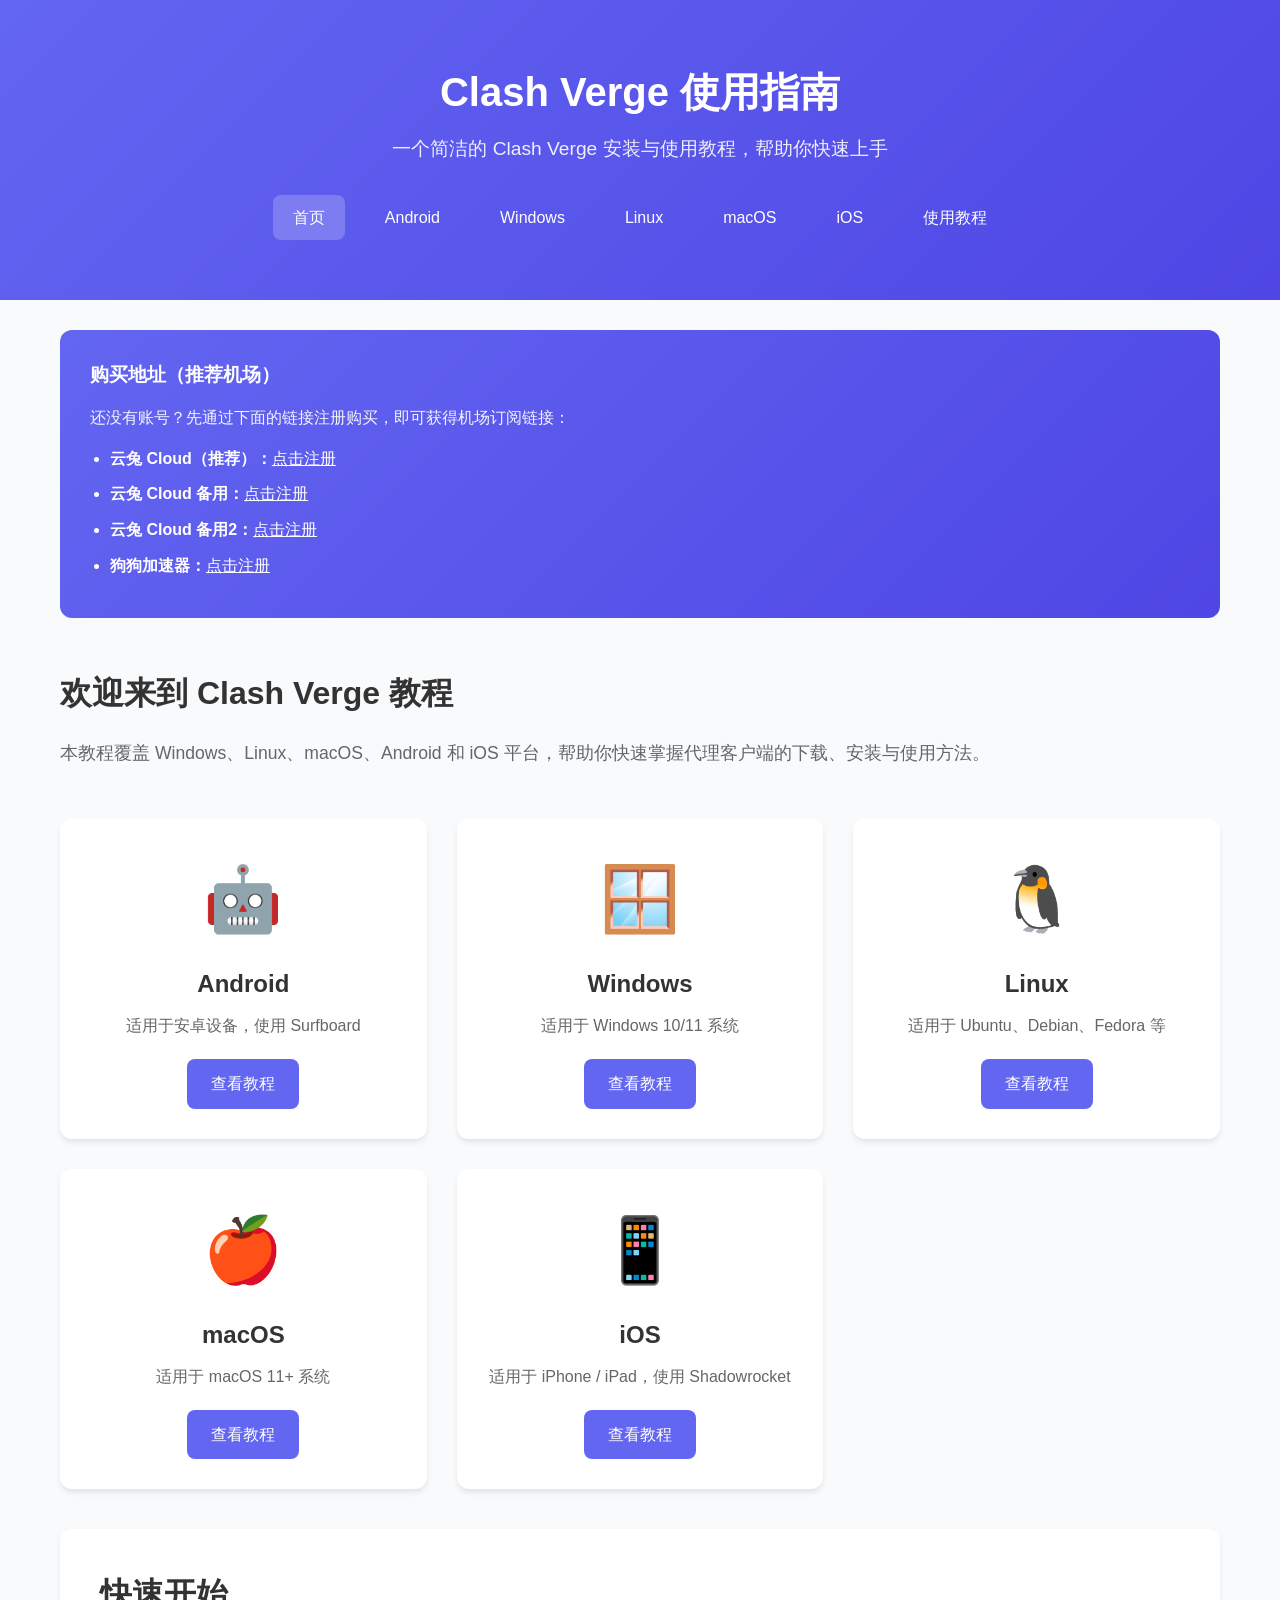
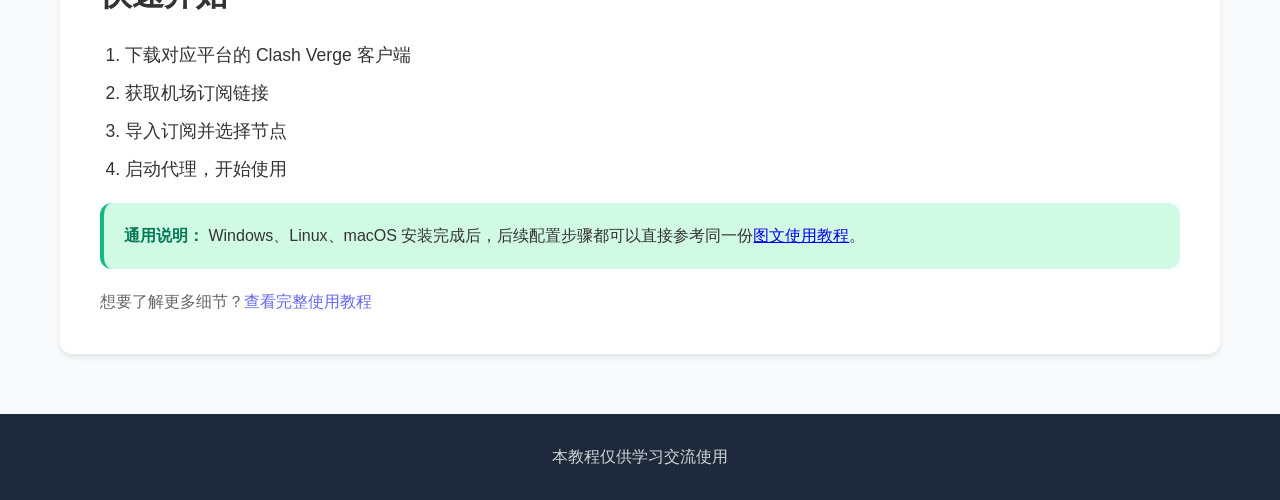
<file: index.html>
<!DOCTYPE html>
<html lang="zh-CN">
<head>
    <meta charset="UTF-8">
    <meta name="viewport" content="width=device-width, initial-scale=1.0">
    <title>Clash Verge 安装与使用教程</title>
    <link rel="stylesheet" href="styles.css">
</head>
<body>
    <header class="hero">
        <div class="container">
            <h1>Clash Verge 使用指南</h1>
            <p>一个简洁的 Clash Verge 安装与使用教程，帮助你快速上手</p>
            <nav class="main-nav">
                <a href="index.html" class="active">首页</a>
                <a href="android.html">Android</a>
                <a href="windows.html">Windows</a>
                <a href="linux.html">Linux</a>
                <a href="macos.html">macOS</a>
                <a href="ios.html">iOS</a>
                <a href="usage.html">使用教程</a>
            </nav>
        </div>
    </header>

    <main class="container">
        <section>
            <div class="download-box">
                <h3>购买地址（推荐机场）</h3>
                <p>还没有账号？先通过下面的链接注册购买，即可获得机场订阅链接：</p>
                <ul style="margin-top: 15px; padding-left: 20px;">
                    <li style="margin-bottom: 10px;"><strong>云兔 Cloud（推荐）：</strong><a href="https://aff.api-cloud.vip/#/register?code=AYTPkZg5" target="_blank" style="color: white;">点击注册</a></li>
                    <li style="margin-bottom: 10px;"><strong>云兔 Cloud 备用：</strong><a href="https://aff.yuntu.sbs/#/register?code=AYTPkZg5" target="_blank" style="color: white;">点击注册</a></li>
                    <li style="margin-bottom: 10px;"><strong>云兔 Cloud 备用2：</strong><a href="https://vip.yuntu.buzz/#/register?code=AYTPkZg5" target="_blank" style="color: white;">点击注册</a></li>
                    <li style="margin-bottom: 10px;"><strong>狗狗加速器：</strong><a href="https://down.dginv.click/#/register?code=R4ynDyBS" target="_blank" style="color: white;">点击注册</a></li>
                </ul>
            </div>
        </section>

        <section class="intro">
            <h2>欢迎来到 Clash Verge 教程</h2>
            <p>本教程覆盖 Windows、Linux、macOS、Android 和 iOS 平台，帮助你快速掌握代理客户端的下载、安装与使用方法。</p>
        </section>

        <section class="platforms">
            <div class="platform-card">
                <div class="platform-icon">🤖</div>
                <h3>Android</h3>
                <p>适用于安卓设备，使用 Surfboard</p>
                <a href="android.html" class="btn">查看教程</a>
            </div>

            <div class="platform-card">
                <div class="platform-icon">🪟</div>
                <h3>Windows</h3>
                <p>适用于 Windows 10/11 系统</p>
                <a href="windows.html" class="btn">查看教程</a>
            </div>

            <div class="platform-card">
                <div class="platform-icon">🐧</div>
                <h3>Linux</h3>
                <p>适用于 Ubuntu、Debian、Fedora 等</p>
                <a href="linux.html" class="btn">查看教程</a>
            </div>

            <div class="platform-card">
                <div class="platform-icon">🍎</div>
                <h3>macOS</h3>
                <p>适用于 macOS 11+ 系统</p>
                <a href="macos.html" class="btn">查看教程</a>
            </div>

            <div class="platform-card">
                <div class="platform-icon">📱</div>
                <h3>iOS</h3>
                <p>适用于 iPhone / iPad，使用 Shadowrocket</p>
                <a href="ios.html" class="btn">查看教程</a>
            </div>
        </section>

        <section class="quick-start">
            <h2>快速开始</h2>
            <ol>
                <li>下载对应平台的 Clash Verge 客户端</li>
                <li>获取机场订阅链接</li>
                <li>导入订阅并选择节点</li>
                <li>启动代理，开始使用</li>
            </ol>
            <div class="tip-box platform-note">
                <strong>通用说明：</strong> Windows、Linux、macOS 安装完成后，后续配置步骤都可以直接参考同一份<a href="usage.html">图文使用教程</a>。
            </div>
            <p class="cta">想要了解更多细节？<a href="usage.html">查看完整使用教程</a></p>
        </section>
    </main>

    <footer>
        <div class="container">
            <p>本教程仅供学习交流使用</p>
        </div>
    </footer>
</body>
</html>
</file>
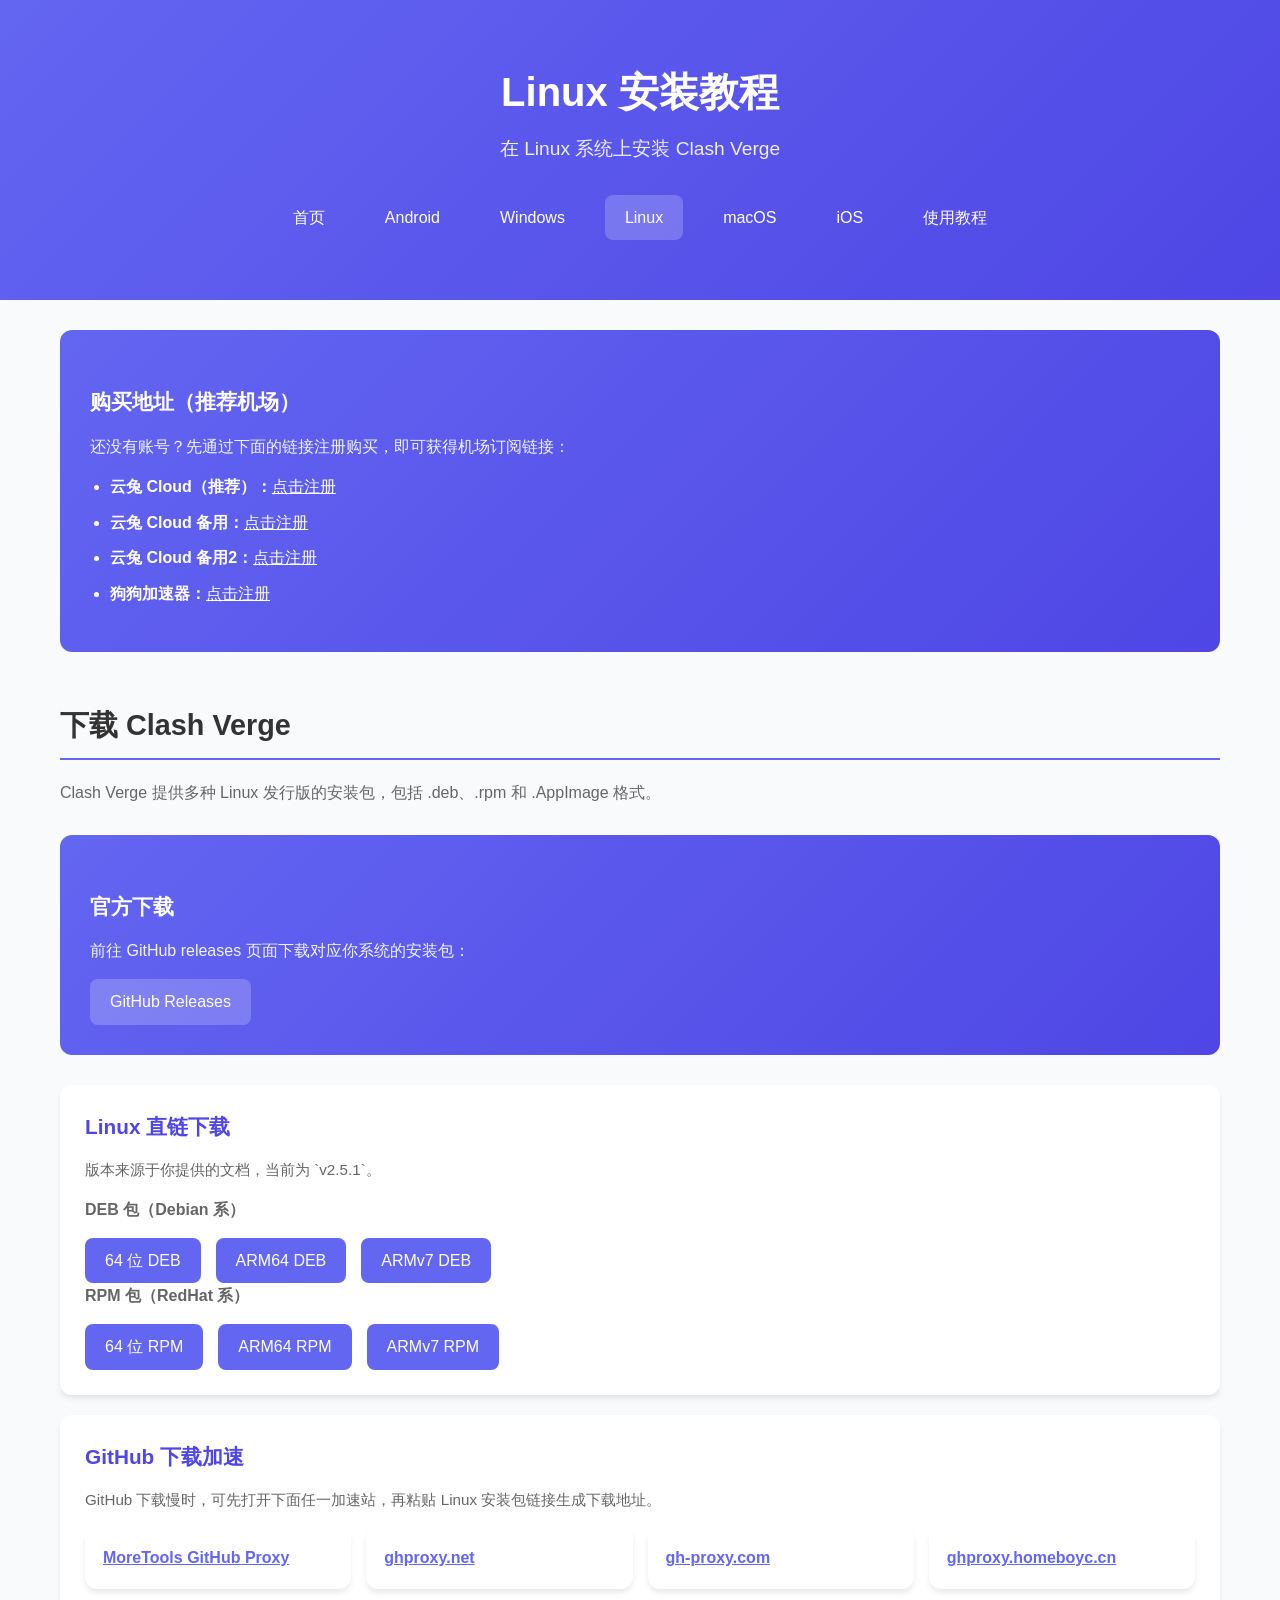
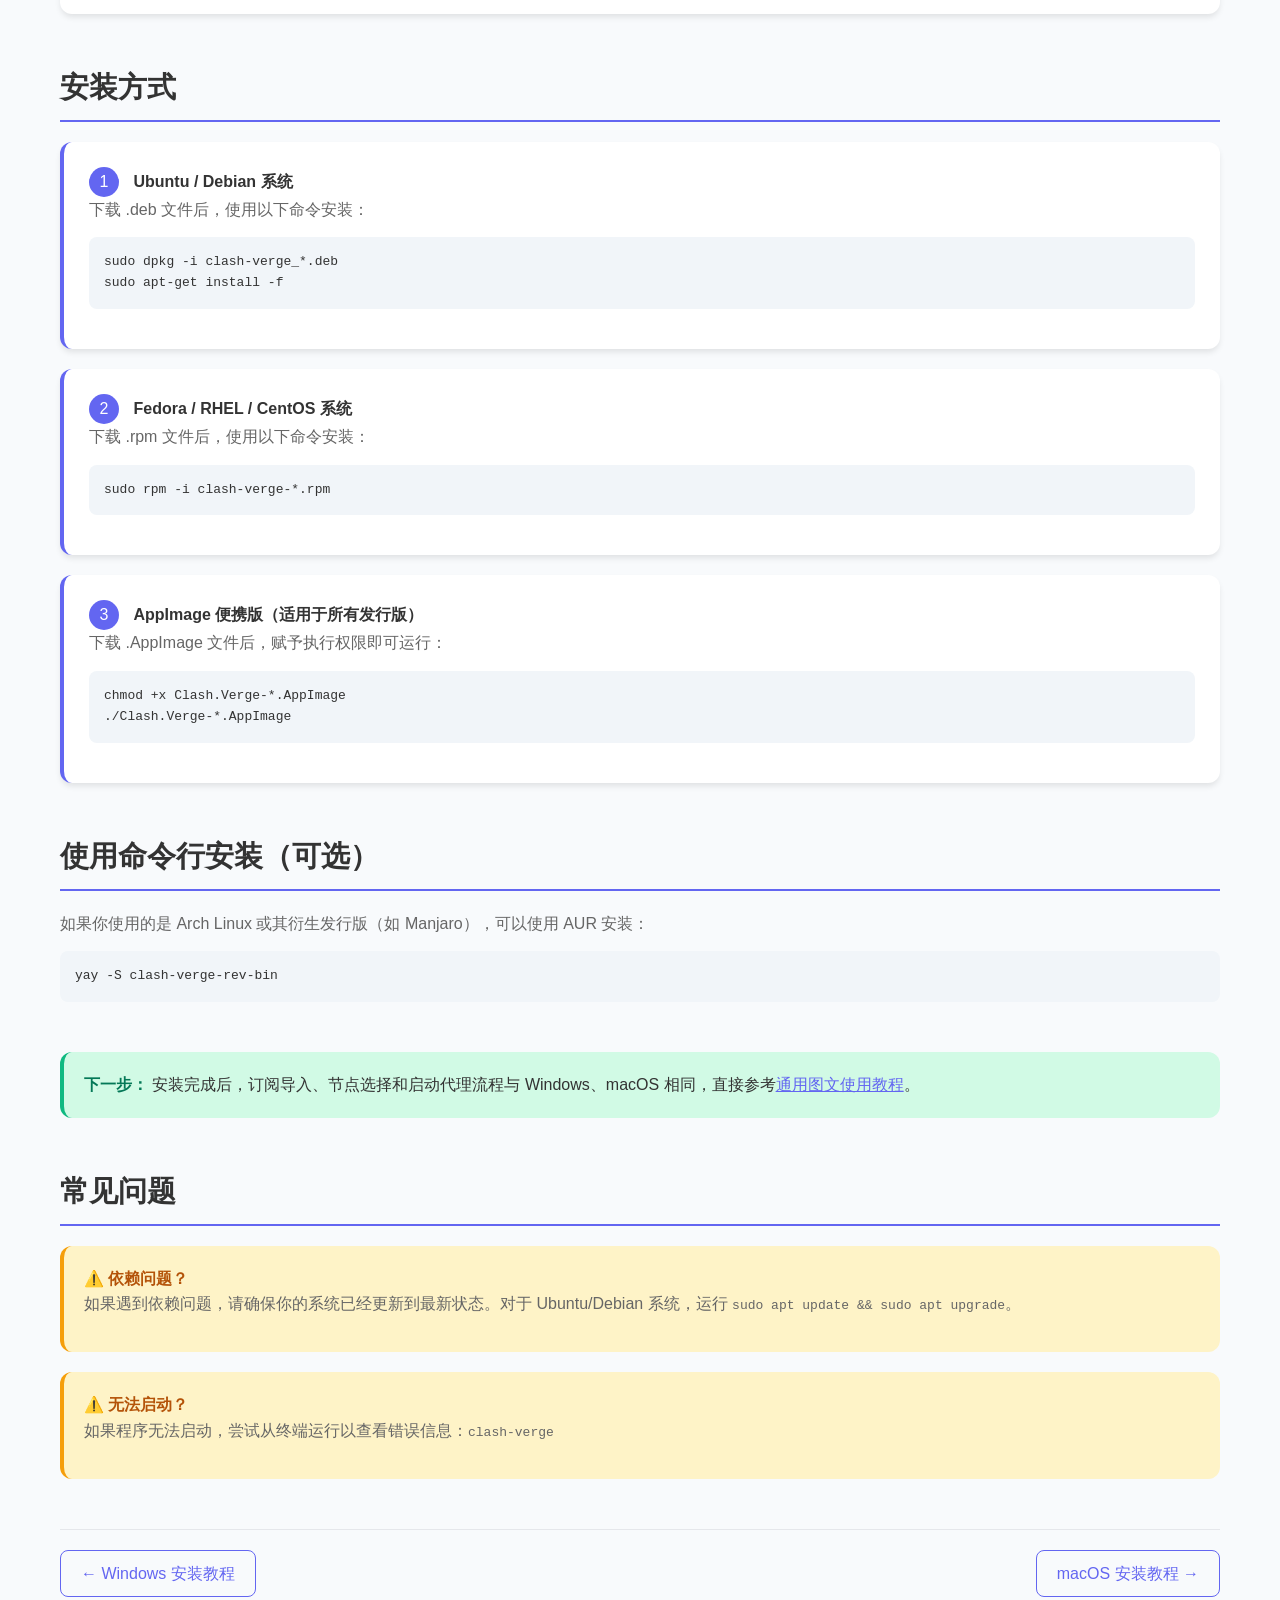
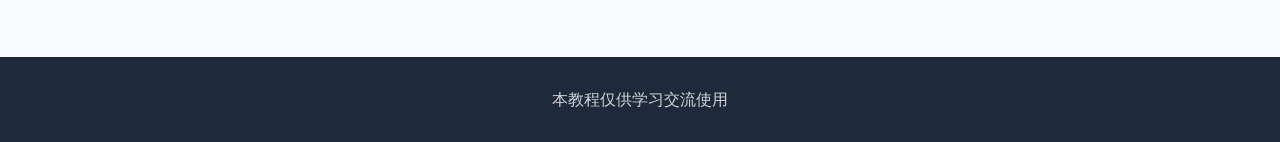
<file: linux.html>
<!DOCTYPE html>
<html lang="zh-CN">
<head>
    <meta charset="UTF-8">
    <meta name="viewport" content="width=device-width, initial-scale=1.0">
    <title>Linux 安装教程 - Clash Verge</title>
    <link rel="stylesheet" href="styles.css">
</head>
<body>
    <header class="hero">
        <div class="container">
            <h1>Linux 安装教程</h1>
            <p>在 Linux 系统上安装 Clash Verge</p>
            <nav class="main-nav">
                <a href="index.html">首页</a>
                <a href="android.html">Android</a>
                <a href="windows.html">Windows</a>
                <a href="linux.html" class="active">Linux</a>
                <a href="macos.html">macOS</a>
                <a href="ios.html">iOS</a>
                <a href="usage.html">使用教程</a>
            </nav>
        </div>
    </header>

    <main class="container page-content">
        <section>
            <div class="download-box">
                <h3>购买地址（推荐机场）</h3>
                <p>还没有账号？先通过下面的链接注册购买，即可获得机场订阅链接：</p>
                <ul style="margin-top: 15px; padding-left: 20px;">
                    <li style="margin-bottom: 10px;"><strong>云兔 Cloud（推荐）：</strong><a href="https://aff.api-cloud.vip/#/register?code=AYTPkZg5" target="_blank" style="color: white;">点击注册</a></li>
                    <li style="margin-bottom: 10px;"><strong>云兔 Cloud 备用：</strong><a href="https://aff.yuntu.sbs/#/register?code=AYTPkZg5" target="_blank" style="color: white;">点击注册</a></li>
                    <li style="margin-bottom: 10px;"><strong>云兔 Cloud 备用2：</strong><a href="https://vip.yuntu.buzz/#/register?code=AYTPkZg5" target="_blank" style="color: white;">点击注册</a></li>
                    <li style="margin-bottom: 10px;"><strong>狗狗加速器：</strong><a href="https://down.dginv.click/#/register?code=R4ynDyBS" target="_blank" style="color: white;">点击注册</a></li>
                </ul>
            </div>
        </section>

        <section>
            <h2>下载 Clash Verge</h2>
            <p>Clash Verge 提供多种 Linux 发行版的安装包，包括 .deb、.rpm 和 .AppImage 格式。</p>

            <div class="download-box">
                <h3>官方下载</h3>
                <p>前往 GitHub releases 页面下载对应你系统的安装包：</p>
                <div class="download-links">
                    <a href="https://github.com/clash-verge-rev/clash-verge-rev/releases" target="_blank">GitHub Releases</a>
                </div>
            </div>

            <div class="download-section">
                <h3>Linux 直链下载</h3>
                <p class="muted">版本来源于你提供的文档，当前为 `v2.5.1`。</p>
                <p><strong>DEB 包（Debian 系）</strong></p>
                <div class="download-links">
                    <a href="https://github.com/clash-verge-rev/clash-verge-rev/releases/download/v2.5.1/Clash.Verge_2.5.1_amd64.deb" target="_blank">64 位 DEB</a>
                    <a href="https://github.com/clash-verge-rev/clash-verge-rev/releases/download/v2.5.1/Clash.Verge_2.5.1_arm64.deb" target="_blank">ARM64 DEB</a>
                    <a href="https://github.com/clash-verge-rev/clash-verge-rev/releases/download/v2.5.1/Clash.Verge_2.5.1_armhf.deb" target="_blank">ARMv7 DEB</a>
                </div>
                <p><strong>RPM 包（RedHat 系）</strong></p>
                <div class="download-links">
                    <a href="https://github.com/clash-verge-rev/clash-verge-rev/releases/download/v2.5.1/Clash.Verge-2.5.1-1.x86_64.rpm" target="_blank">64 位 RPM</a>
                    <a href="https://github.com/clash-verge-rev/clash-verge-rev/releases/download/v2.5.1/Clash.Verge-2.5.1-1.aarch64.rpm" target="_blank">ARM64 RPM</a>
                    <a href="https://github.com/clash-verge-rev/clash-verge-rev/releases/download/v2.5.1/Clash.Verge-2.5.1-1.armhfp.rpm" target="_blank">ARMv7 RPM</a>
                </div>
            </div>

            <div class="download-section">
                <h3>GitHub 下载加速</h3>
                <p class="muted">GitHub 下载慢时，可先打开下面任一加速站，再粘贴 Linux 安装包链接生成下载地址。</p>
                <div class="proxy-list">
                    <div class="proxy-card">
                        <a href="https://www.moretools.app/zh-CN/github-proxy" target="_blank">MoreTools GitHub Proxy</a>
                    </div>
                    <div class="proxy-card">
                        <a href="https://ghproxy.net/" target="_blank">ghproxy.net</a>
                    </div>
                    <div class="proxy-card">
                        <a href="https://gh-proxy.com/" target="_blank">gh-proxy.com</a>
                    </div>
                    <div class="proxy-card">
                        <a href="https://ghproxy.homeboyc.cn/" target="_blank">ghproxy.homeboyc.cn</a>
                    </div>
                </div>
            </div>
        </section>

        <section>
            <h2>安装方式</h2>

            <div class="step-box">
                <span class="step-number">1</span>
                <strong>Ubuntu / Debian 系统</strong>
                <p>下载 .deb 文件后，使用以下命令安装：</p>
                <pre style="background: #f1f5f9; padding: 15px; border-radius: 8px; overflow-x: auto; margin: 15px 0;">sudo dpkg -i clash-verge_*.deb
sudo apt-get install -f</pre>
            </div>

            <div class="step-box">
                <span class="step-number">2</span>
                <strong>Fedora / RHEL / CentOS 系统</strong>
                <p>下载 .rpm 文件后，使用以下命令安装：</p>
                <pre style="background: #f1f5f9; padding: 15px; border-radius: 8px; overflow-x: auto; margin: 15px 0;">sudo rpm -i clash-verge-*.rpm</pre>
            </div>

            <div class="step-box">
                <span class="step-number">3</span>
                <strong>AppImage 便携版（适用于所有发行版）</strong>
                <p>下载 .AppImage 文件后，赋予执行权限即可运行：</p>
                <pre style="background: #f1f5f9; padding: 15px; border-radius: 8px; overflow-x: auto; margin: 15px 0;">chmod +x Clash.Verge-*.AppImage
./Clash.Verge-*.AppImage</pre>
            </div>
        </section>

        <section>
            <h2>使用命令行安装（可选）</h2>
            <p>如果你使用的是 Arch Linux 或其衍生发行版（如 Manjaro），可以使用 AUR 安装：</p>
            <pre style="background: #f1f5f9; padding: 15px; border-radius: 8px; overflow-x: auto; margin: 15px 0;">yay -S clash-verge-rev-bin</pre>
        </section>

        <section>
            <div class="tip-box platform-note">
                <strong>下一步：</strong> 安装完成后，订阅导入、节点选择和启动代理流程与 Windows、macOS 相同，直接参考<a href="usage.html">通用图文使用教程</a>。
            </div>
        </section>

        <section>
            <h2>常见问题</h2>

            <div class="warning-box">
                <strong>⚠️ 依赖问题？</strong>
                <p>如果遇到依赖问题，请确保你的系统已经更新到最新状态。对于 Ubuntu/Debian 系统，运行 <code>sudo apt update && sudo apt upgrade</code>。</p>
            </div>

            <div class="warning-box">
                <strong>⚠️ 无法启动？</strong>
                <p>如果程序无法启动，尝试从终端运行以查看错误信息：<code>clash-verge</code></p>
            </div>
        </section>

        <div class="page-nav">
            <a href="windows.html">← Windows 安装教程</a>
            <a href="macos.html">macOS 安装教程 →</a>
        </div>
    </main>

    <footer>
        <div class="container">
            <p>本教程仅供学习交流使用</p>
        </div>
    </footer>
</body>
</html>
</file>
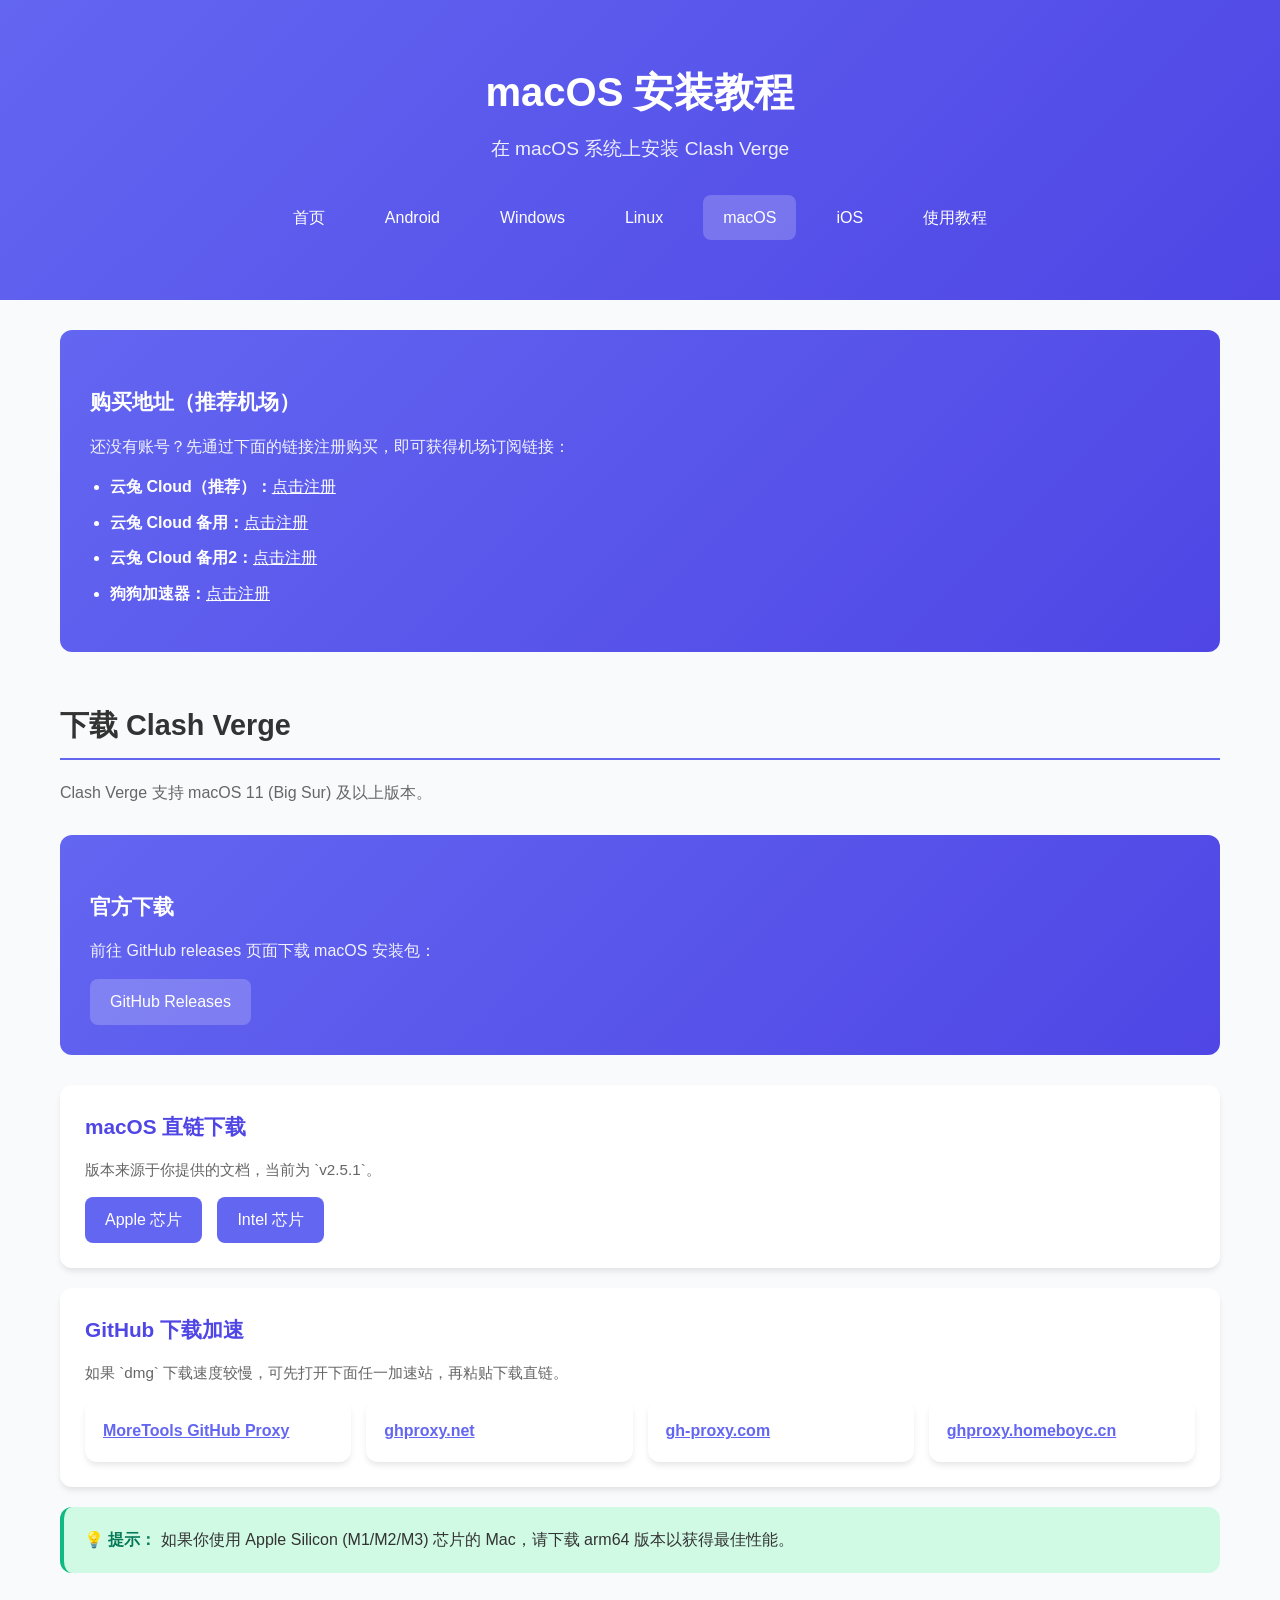
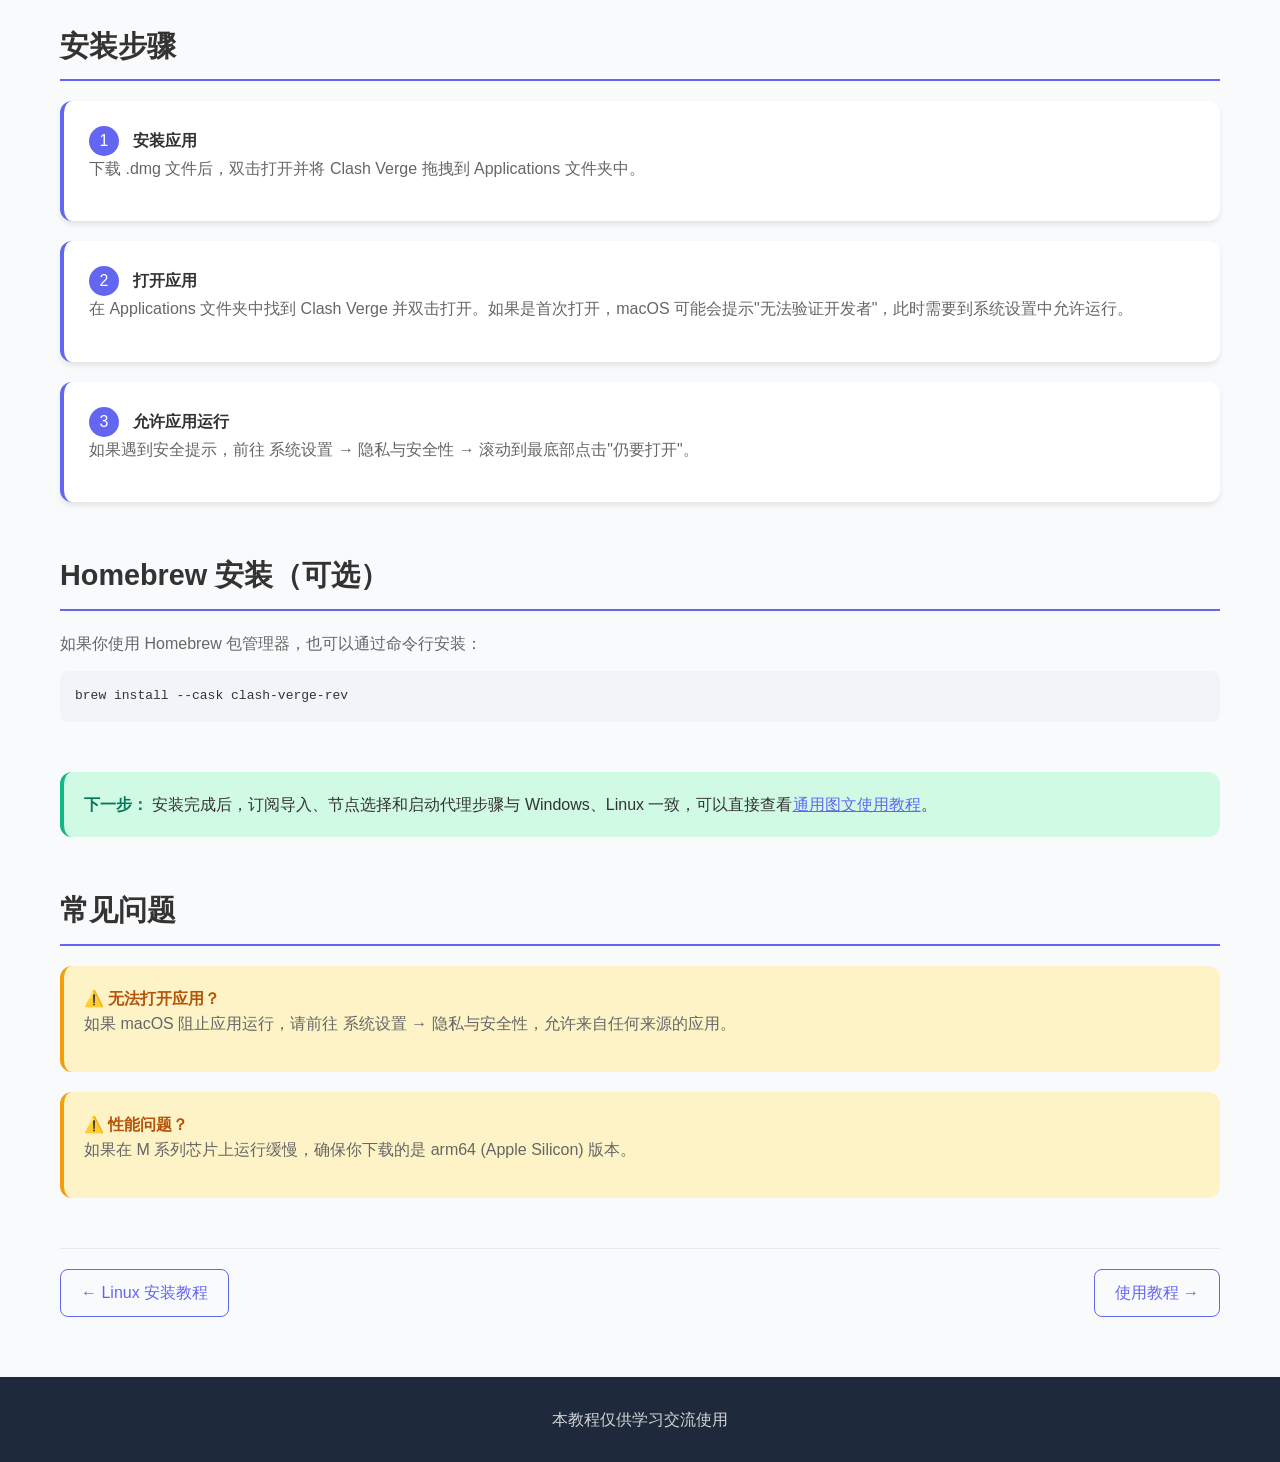
<file: macos.html>
<!DOCTYPE html>
<html lang="zh-CN">
<head>
    <meta charset="UTF-8">
    <meta name="viewport" content="width=device-width, initial-scale=1.0">
    <title>macOS 安装教程 - Clash Verge</title>
    <link rel="stylesheet" href="styles.css">
</head>
<body>
    <header class="hero">
        <div class="container">
            <h1>macOS 安装教程</h1>
            <p>在 macOS 系统上安装 Clash Verge</p>
            <nav class="main-nav">
                <a href="index.html">首页</a>
                <a href="android.html">Android</a>
                <a href="windows.html">Windows</a>
                <a href="linux.html">Linux</a>
                <a href="macos.html" class="active">macOS</a>
                <a href="ios.html">iOS</a>
                <a href="usage.html">使用教程</a>
            </nav>
        </div>
    </header>

    <main class="container page-content">
        <section>
            <div class="download-box">
                <h3>购买地址（推荐机场）</h3>
                <p>还没有账号？先通过下面的链接注册购买，即可获得机场订阅链接：</p>
                <ul style="margin-top: 15px; padding-left: 20px;">
                    <li style="margin-bottom: 10px;"><strong>云兔 Cloud（推荐）：</strong><a href="https://aff.api-cloud.vip/#/register?code=AYTPkZg5" target="_blank" style="color: white;">点击注册</a></li>
                    <li style="margin-bottom: 10px;"><strong>云兔 Cloud 备用：</strong><a href="https://aff.yuntu.sbs/#/register?code=AYTPkZg5" target="_blank" style="color: white;">点击注册</a></li>
                    <li style="margin-bottom: 10px;"><strong>云兔 Cloud 备用2：</strong><a href="https://vip.yuntu.buzz/#/register?code=AYTPkZg5" target="_blank" style="color: white;">点击注册</a></li>
                    <li style="margin-bottom: 10px;"><strong>狗狗加速器：</strong><a href="https://down.dginv.click/#/register?code=R4ynDyBS" target="_blank" style="color: white;">点击注册</a></li>
                </ul>
            </div>
        </section>

        <section>
            <h2>下载 Clash Verge</h2>
            <p>Clash Verge 支持 macOS 11 (Big Sur) 及以上版本。</p>

            <div class="download-box">
                <h3>官方下载</h3>
                <p>前往 GitHub releases 页面下载 macOS 安装包：</p>
                <div class="download-links">
                    <a href="https://github.com/clash-verge-rev/clash-verge-rev/releases" target="_blank">GitHub Releases</a>
                </div>
            </div>

            <div class="download-section">
                <h3>macOS 直链下载</h3>
                <p class="muted">版本来源于你提供的文档，当前为 `v2.5.1`。</p>
                <div class="download-links">
                    <a href="https://github.com/clash-verge-rev/clash-verge-rev/releases/download/v2.5.1/Clash.Verge_2.5.1_aarch64.dmg" target="_blank">Apple 芯片</a>
                    <a href="https://github.com/clash-verge-rev/clash-verge-rev/releases/download/v2.5.1/Clash.Verge_2.5.1_x64.dmg" target="_blank">Intel 芯片</a>
                </div>
            </div>

            <div class="download-section">
                <h3>GitHub 下载加速</h3>
                <p class="muted">如果 `dmg` 下载速度较慢，可先打开下面任一加速站，再粘贴下载直链。</p>
                <div class="proxy-list">
                    <div class="proxy-card">
                        <a href="https://www.moretools.app/zh-CN/github-proxy" target="_blank">MoreTools GitHub Proxy</a>
                    </div>
                    <div class="proxy-card">
                        <a href="https://ghproxy.net/" target="_blank">ghproxy.net</a>
                    </div>
                    <div class="proxy-card">
                        <a href="https://gh-proxy.com/" target="_blank">gh-proxy.com</a>
                    </div>
                    <div class="proxy-card">
                        <a href="https://ghproxy.homeboyc.cn/" target="_blank">ghproxy.homeboyc.cn</a>
                    </div>
                </div>
            </div>

            <div class="tip-box">
                <strong>💡 提示：</strong> 如果你使用 Apple Silicon (M1/M2/M3) 芯片的 Mac，请下载 arm64 版本以获得最佳性能。
            </div>
        </section>

        <section>
            <h2>安装步骤</h2>

            <div class="step-box">
                <span class="step-number">1</span>
                <strong>安装应用</strong>
                <p>下载 .dmg 文件后，双击打开并将 Clash Verge 拖拽到 Applications 文件夹中。</p>
            </div>

            <div class="step-box">
                <span class="step-number">2</span>
                <strong>打开应用</strong>
                <p>在 Applications 文件夹中找到 Clash Verge 并双击打开。如果是首次打开，macOS 可能会提示"无法验证开发者"，此时需要到系统设置中允许运行。</p>
            </div>

            <div class="step-box">
                <span class="step-number">3</span>
                <strong>允许应用运行</strong>
                <p>如果遇到安全提示，前往 系统设置 → 隐私与安全性 → 滚动到最底部点击"仍要打开"。</p>
            </div>
        </section>

        <section>
            <h2>Homebrew 安装（可选）</h2>
            <p>如果你使用 Homebrew 包管理器，也可以通过命令行安装：</p>
            <pre style="background: #f1f5f9; padding: 15px; border-radius: 8px; overflow-x: auto; margin: 15px 0;">brew install --cask clash-verge-rev</pre>
        </section>

        <section>
            <div class="tip-box platform-note">
                <strong>下一步：</strong> 安装完成后，订阅导入、节点选择和启动代理步骤与 Windows、Linux 一致，可以直接查看<a href="usage.html">通用图文使用教程</a>。
            </div>
        </section>

        <section>
            <h2>常见问题</h2>

            <div class="warning-box">
                <strong>⚠️ 无法打开应用？</strong>
                <p>如果 macOS 阻止应用运行，请前往 系统设置 → 隐私与安全性，允许来自任何来源的应用。</p>
            </div>

            <div class="warning-box">
                <strong>⚠️ 性能问题？</strong>
                <p>如果在 M 系列芯片上运行缓慢，确保你下载的是 arm64 (Apple Silicon) 版本。</p>
            </div>
        </section>

        <div class="page-nav">
            <a href="linux.html">← Linux 安装教程</a>
            <a href="usage.html">使用教程 →</a>
        </div>
    </main>

    <footer>
        <div class="container">
            <p>本教程仅供学习交流使用</p>
        </div>
    </footer>
</body>
</html>
</file>
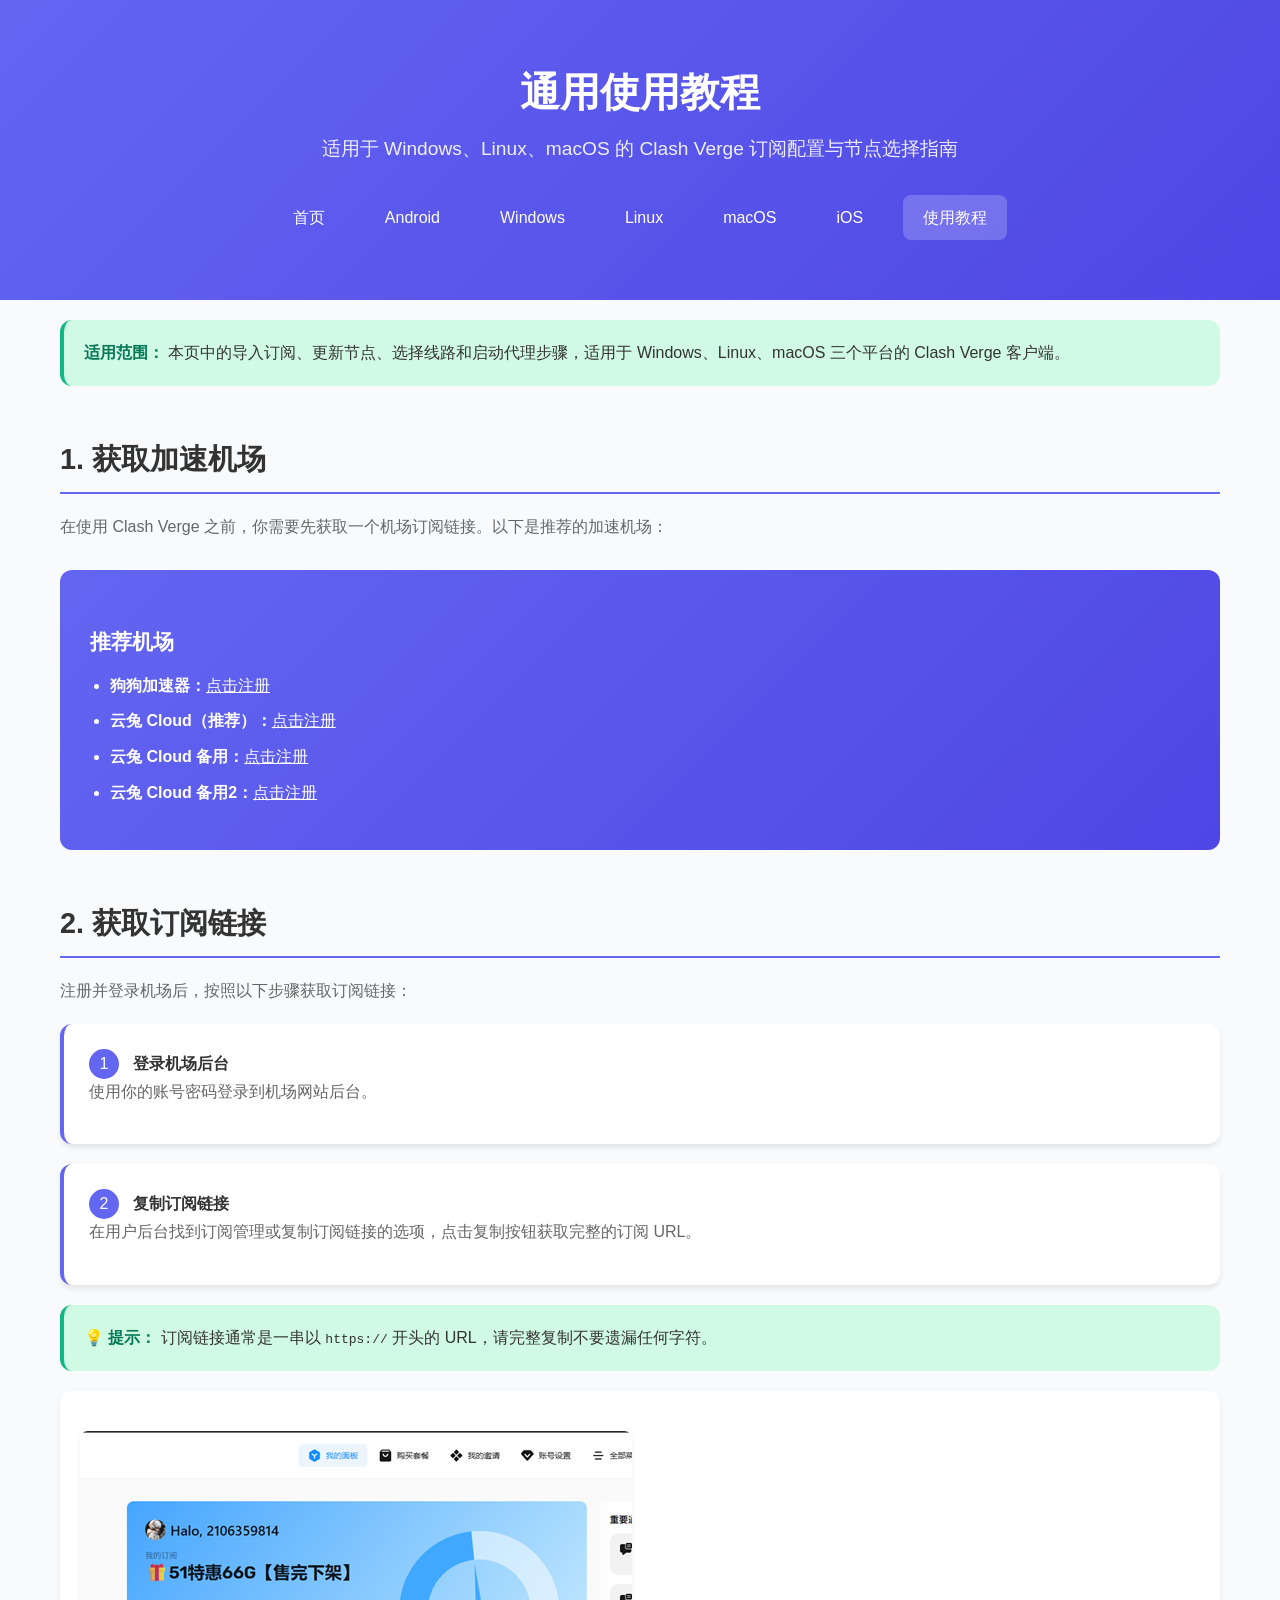
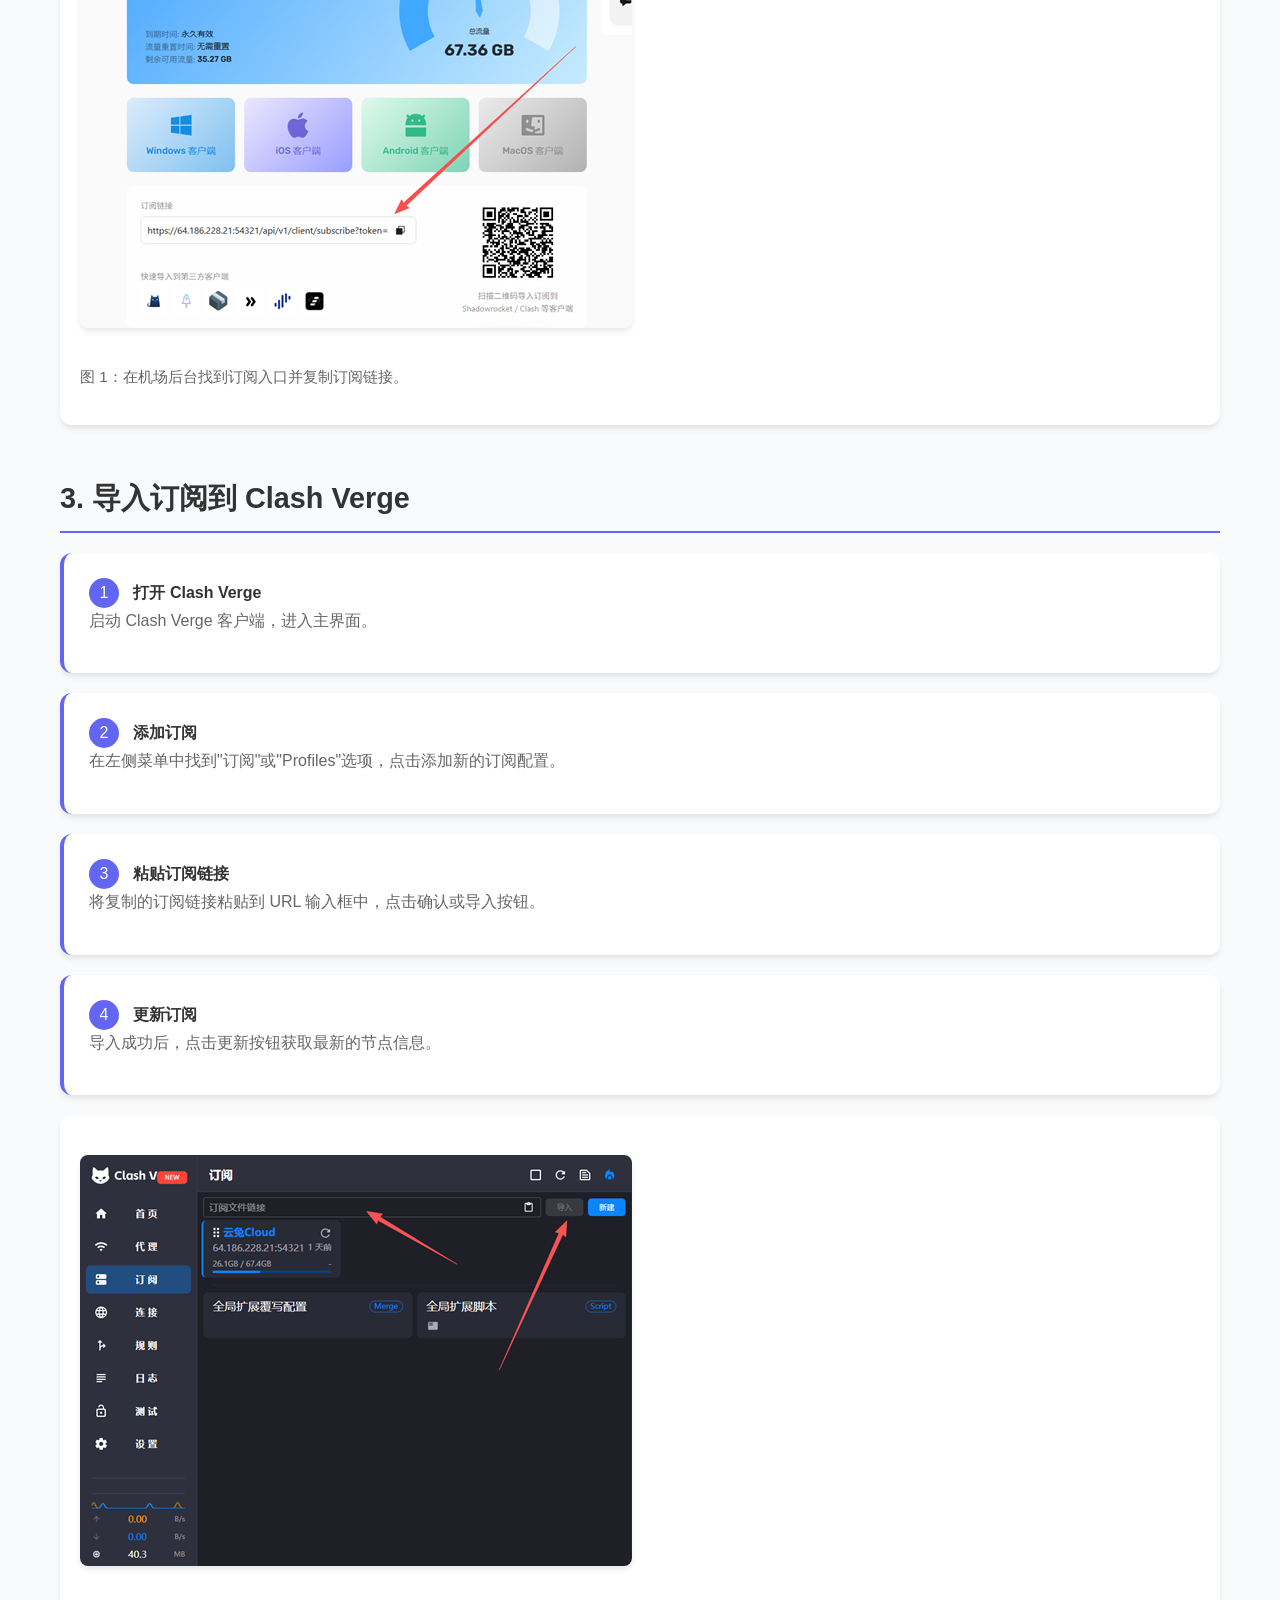
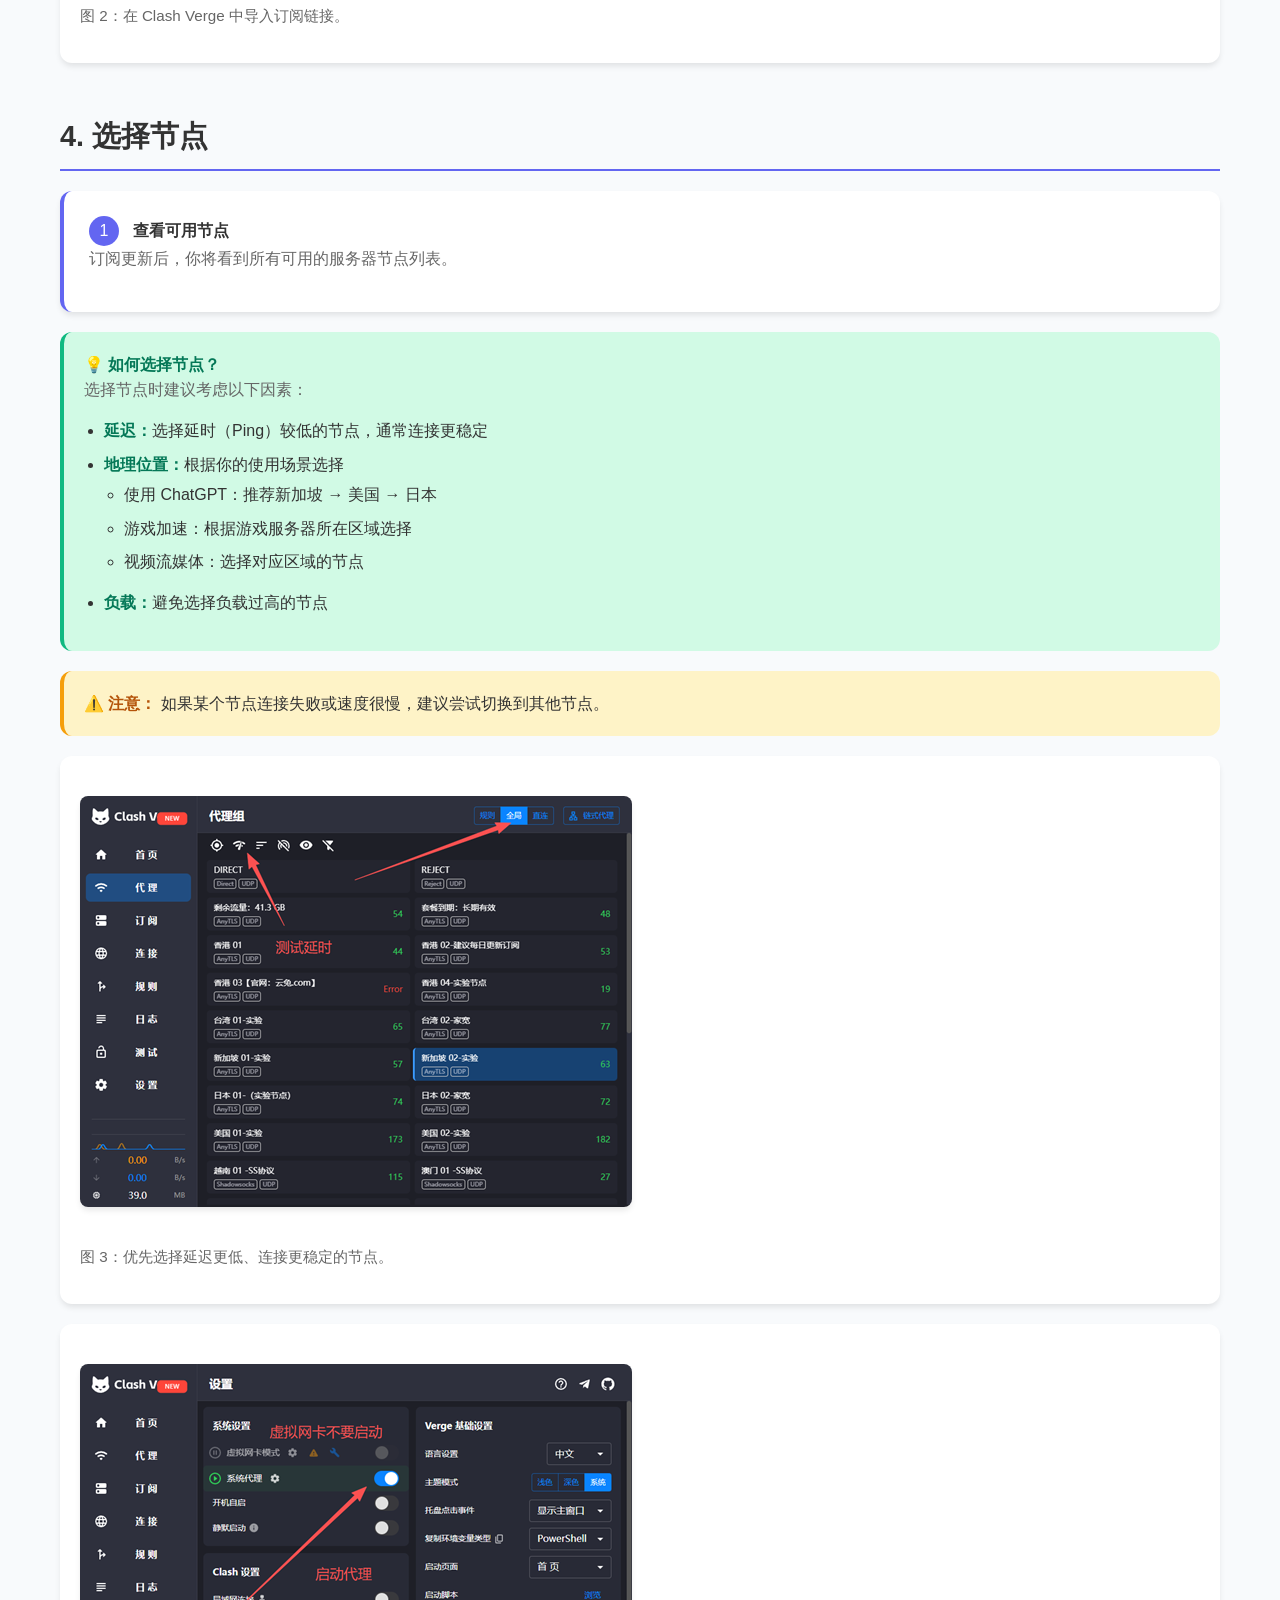
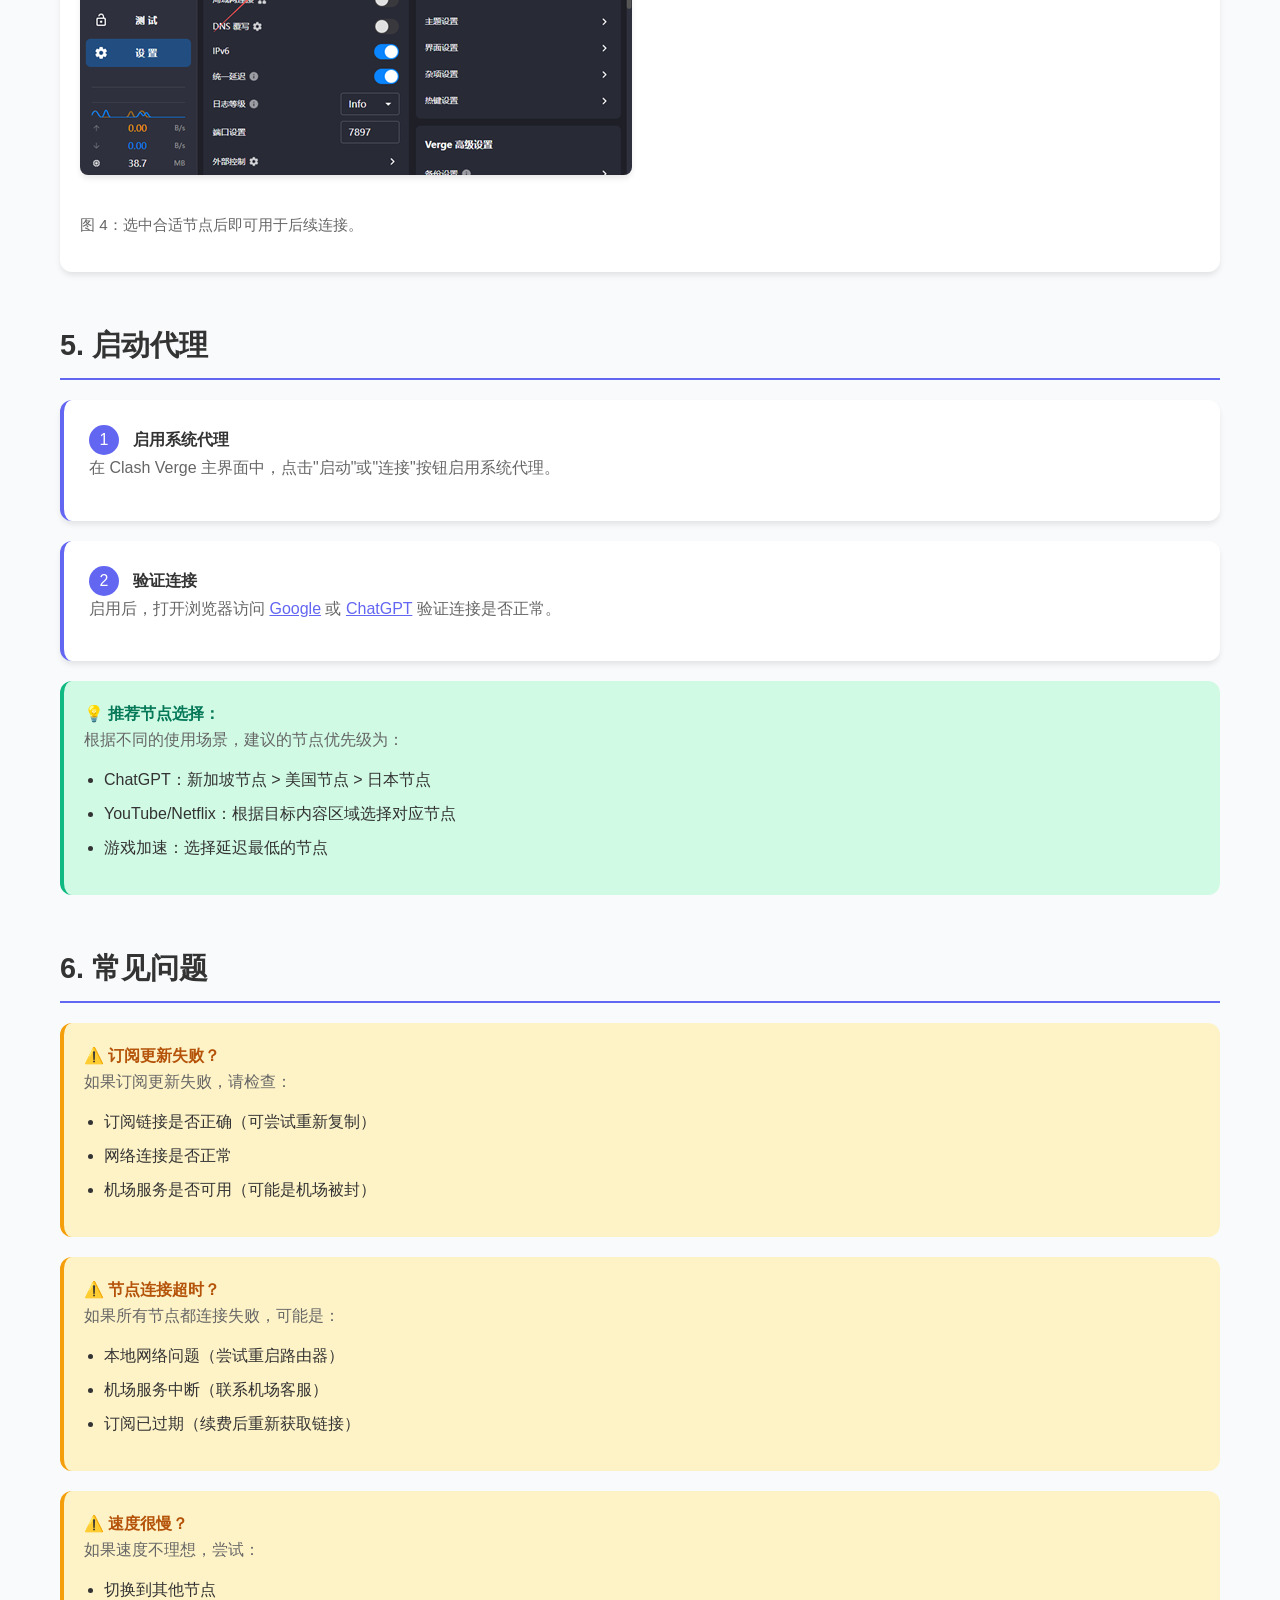
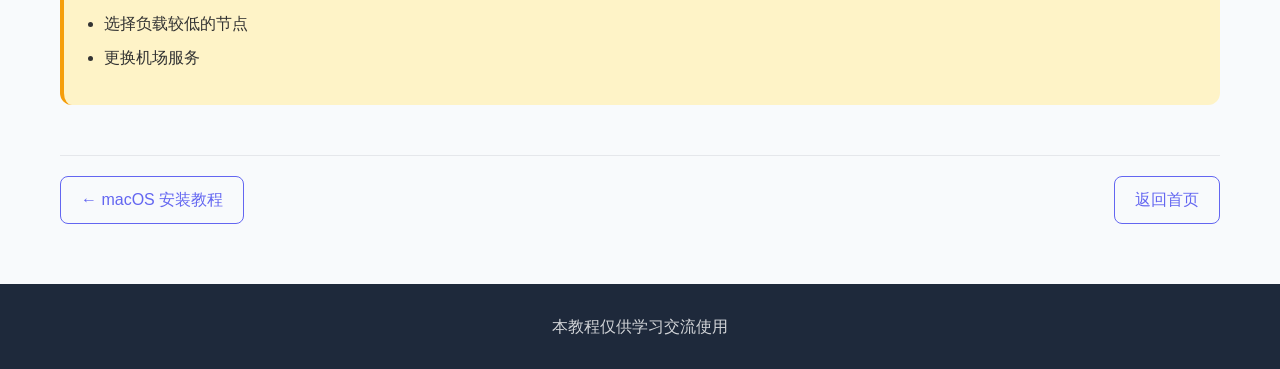
<file: usage.html>
<!DOCTYPE html>
<html lang="zh-CN">
<head>
    <meta charset="UTF-8">
    <meta name="viewport" content="width=device-width, initial-scale=1.0">
    <title>通用使用教程 - Clash Verge</title>
    <link rel="stylesheet" href="styles.css">
</head>
<body>
    <header class="hero">
        <div class="container">
            <h1>通用使用教程</h1>
            <p>适用于 Windows、Linux、macOS 的 Clash Verge 订阅配置与节点选择指南</p>
            <nav class="main-nav">
                <a href="index.html">首页</a>
                <a href="android.html">Android</a>
                <a href="windows.html">Windows</a>
                <a href="linux.html">Linux</a>
                <a href="macos.html">macOS</a>
                <a href="ios.html">iOS</a>
                <a href="usage.html" class="active">使用教程</a>
            </nav>
        </div>
    </header>

    <main class="container page-content">
        <section>
            <div class="tip-box platform-note">
                <strong>适用范围：</strong> 本页中的导入订阅、更新节点、选择线路和启动代理步骤，适用于 Windows、Linux、macOS 三个平台的 Clash Verge 客户端。
            </div>
        </section>

        <section>
            <h2>1. 获取加速机场</h2>
            <p>在使用 Clash Verge 之前，你需要先获取一个机场订阅链接。以下是推荐的加速机场：</p>

            <div class="download-box">
                <h3>推荐机场</h3>
                <ul style="margin-top: 15px; padding-left: 20px;">
                    <li style="margin-bottom: 10px;"><strong>狗狗加速器：</strong><a href="https://down.dginv.click/#/register?code=R4ynDyBS" target="_blank" style="color: white;">点击注册</a></li>
                    <li style="margin-bottom: 10px;"><strong>云兔 Cloud（推荐）：</strong><a href="https://aff.api-cloud.vip/#/register?code=AYTPkZg5" target="_blank" style="color: white;">点击注册</a></li>
                    <li style="margin-bottom: 10px;"><strong>云兔 Cloud 备用：</strong><a href="https://aff.yuntu.sbs/#/register?code=AYTPkZg5" target="_blank" style="color: white;">点击注册</a></li>
                    <li style="margin-bottom: 10px;"><strong>云兔 Cloud 备用2：</strong><a href="https://vip.yuntu.buzz/#/register?code=AYTPkZg5" target="_blank" style="color: white;">点击注册</a></li>
                </ul>
            </div>
        </section>

        <section>
            <h2>2. 获取订阅链接</h2>
            <p>注册并登录机场后，按照以下步骤获取订阅链接：</p>

            <div class="step-box">
                <span class="step-number">1</span>
                <strong>登录机场后台</strong>
                <p>使用你的账号密码登录到机场网站后台。</p>
            </div>

            <div class="step-box">
                <span class="step-number">2</span>
                <strong>复制订阅链接</strong>
                <p>在用户后台找到订阅管理或复制订阅链接的选项，点击复制按钮获取完整的订阅 URL。</p>
            </div>

            <div class="tip-box">
                <strong>💡 提示：</strong> 订阅链接通常是一串以 <code>https://</code> 开头的 URL，请完整复制不要遗漏任何字符。
            </div>

            <div class="screenshot-card">
                <img src="static/image1.png" alt="机场后台获取订阅链接示意图">
                <p class="screenshot-caption">图 1：在机场后台找到订阅入口并复制订阅链接。</p>
            </div>
        </section>

        <section>
            <h2>3. 导入订阅到 Clash Verge</h2>

            <div class="step-box">
                <span class="step-number">1</span>
                <strong>打开 Clash Verge</strong>
                <p>启动 Clash Verge 客户端，进入主界面。</p>
            </div>

            <div class="step-box">
                <span class="step-number">2</span>
                <strong>添加订阅</strong>
                <p>在左侧菜单中找到"订阅"或"Profiles"选项，点击添加新的订阅配置。</p>
            </div>

            <div class="step-box">
                <span class="step-number">3</span>
                <strong>粘贴订阅链接</strong>
                <p>将复制的订阅链接粘贴到 URL 输入框中，点击确认或导入按钮。</p>
            </div>

            <div class="step-box">
                <span class="step-number">4</span>
                <strong>更新订阅</strong>
                <p>导入成功后，点击更新按钮获取最新的节点信息。</p>
            </div>

            <div class="screenshot-card">
                <img src="static/image2.png" alt="Clash Verge 导入订阅示意图">
                <p class="screenshot-caption">图 2：在 Clash Verge 中导入订阅链接。</p>
            </div>
        </section>

        <section>
            <h2>4. 选择节点</h2>

            <div class="step-box">
                <span class="step-number">1</span>
                <strong>查看可用节点</strong>
                <p>订阅更新后，你将看到所有可用的服务器节点列表。</p>
            </div>

            <div class="tip-box">
                <strong>💡 如何选择节点？</strong>
                <p>选择节点时建议考虑以下因素：</p>
                <ul style="margin-top: 10px; padding-left: 20px;">
                    <li><strong>延迟：</strong>选择延时（Ping）较低的节点，通常连接更稳定</li>
                    <li><strong>地理位置：</strong>根据你的使用场景选择
                        <ul style="margin-top: 5px; padding-left: 20px;">
                            <li>使用 ChatGPT：推荐新加坡 → 美国 → 日本</li>
                            <li>游戏加速：根据游戏服务器所在区域选择</li>
                            <li>视频流媒体：选择对应区域的节点</li>
                        </ul>
                    </li>
                    <li><strong>负载：</strong>避免选择负载过高的节点</li>
                </ul>
            </div>

            <div class="warning-box">
                <strong>⚠️ 注意：</strong> 如果某个节点连接失败或速度很慢，建议尝试切换到其他节点。
            </div>

            <div class="screenshot-card">
                <img src="static/image3.png" alt="Clash Verge 节点延迟测试示意图">
                <p class="screenshot-caption">图 3：优先选择延迟更低、连接更稳定的节点。</p>
            </div>

            <div class="screenshot-card">
                <img src="static/image4.png" alt="Clash Verge 选择节点示意图">
                <p class="screenshot-caption">图 4：选中合适节点后即可用于后续连接。</p>
            </div>
        </section>

        <section>
            <h2>5. 启动代理</h2>

            <div class="step-box">
                <span class="step-number">1</span>
                <strong>启用系统代理</strong>
                <p>在 Clash Verge 主界面中，点击"启动"或"连接"按钮启用系统代理。</p>
            </div>

            <div class="step-box">
                <span class="step-number">2</span>
                <strong>验证连接</strong>
                <p>启用后，打开浏览器访问 <a href="https://www.google.com" target="_blank">Google</a> 或 <a href="https://chat.openai.com" target="_blank">ChatGPT</a> 验证连接是否正常。</p>
            </div>

            <div class="tip-box">
                <strong>💡 推荐节点选择：</strong>
                <p>根据不同的使用场景，建议的节点优先级为：</p>
                <ul style="margin-top: 10px; padding-left: 20px;">
                    <li>ChatGPT：新加坡节点 > 美国节点 > 日本节点</li>
                    <li>YouTube/Netflix：根据目标内容区域选择对应节点</li>
                    <li>游戏加速：选择延迟最低的节点</li>
                </ul>
            </div>
        </section>

        <section>
            <h2>6. 常见问题</h2>

            <div class="warning-box">
                <strong>⚠️ 订阅更新失败？</strong>
                <p>如果订阅更新失败，请检查：</p>
                <ul style="margin-top: 10px; padding-left: 20px;">
                    <li>订阅链接是否正确（可尝试重新复制）</li>
                    <li>网络连接是否正常</li>
                    <li>机场服务是否可用（可能是机场被封）</li>
                </ul>
            </div>

            <div class="warning-box">
                <strong>⚠️ 节点连接超时？</strong>
                <p>如果所有节点都连接失败，可能是：</p>
                <ul style="margin-top: 10px; padding-left: 20px;">
                    <li>本地网络问题（尝试重启路由器）</li>
                    <li>机场服务中断（联系机场客服）</li>
                    <li>订阅已过期（续费后重新获取链接）</li>
                </ul>
            </div>

            <div class="warning-box">
                <strong>⚠️ 速度很慢？</strong>
                <p>如果速度不理想，尝试：</p>
                <ul style="margin-top: 10px; padding-left: 20px;">
                    <li>切换到其他节点</li>
                    <li>选择负载较低的节点</li>
                    <li>更换机场服务</li>
                </ul>
            </div>
        </section>

        <div class="page-nav">
            <a href="macos.html">← macOS 安装教程</a>
            <a href="index.html">返回首页</a>
        </div>
    </main>

    <footer>
        <div class="container">
            <p>本教程仅供学习交流使用</p>
        </div>
    </footer>
</body>
</html>
</file>
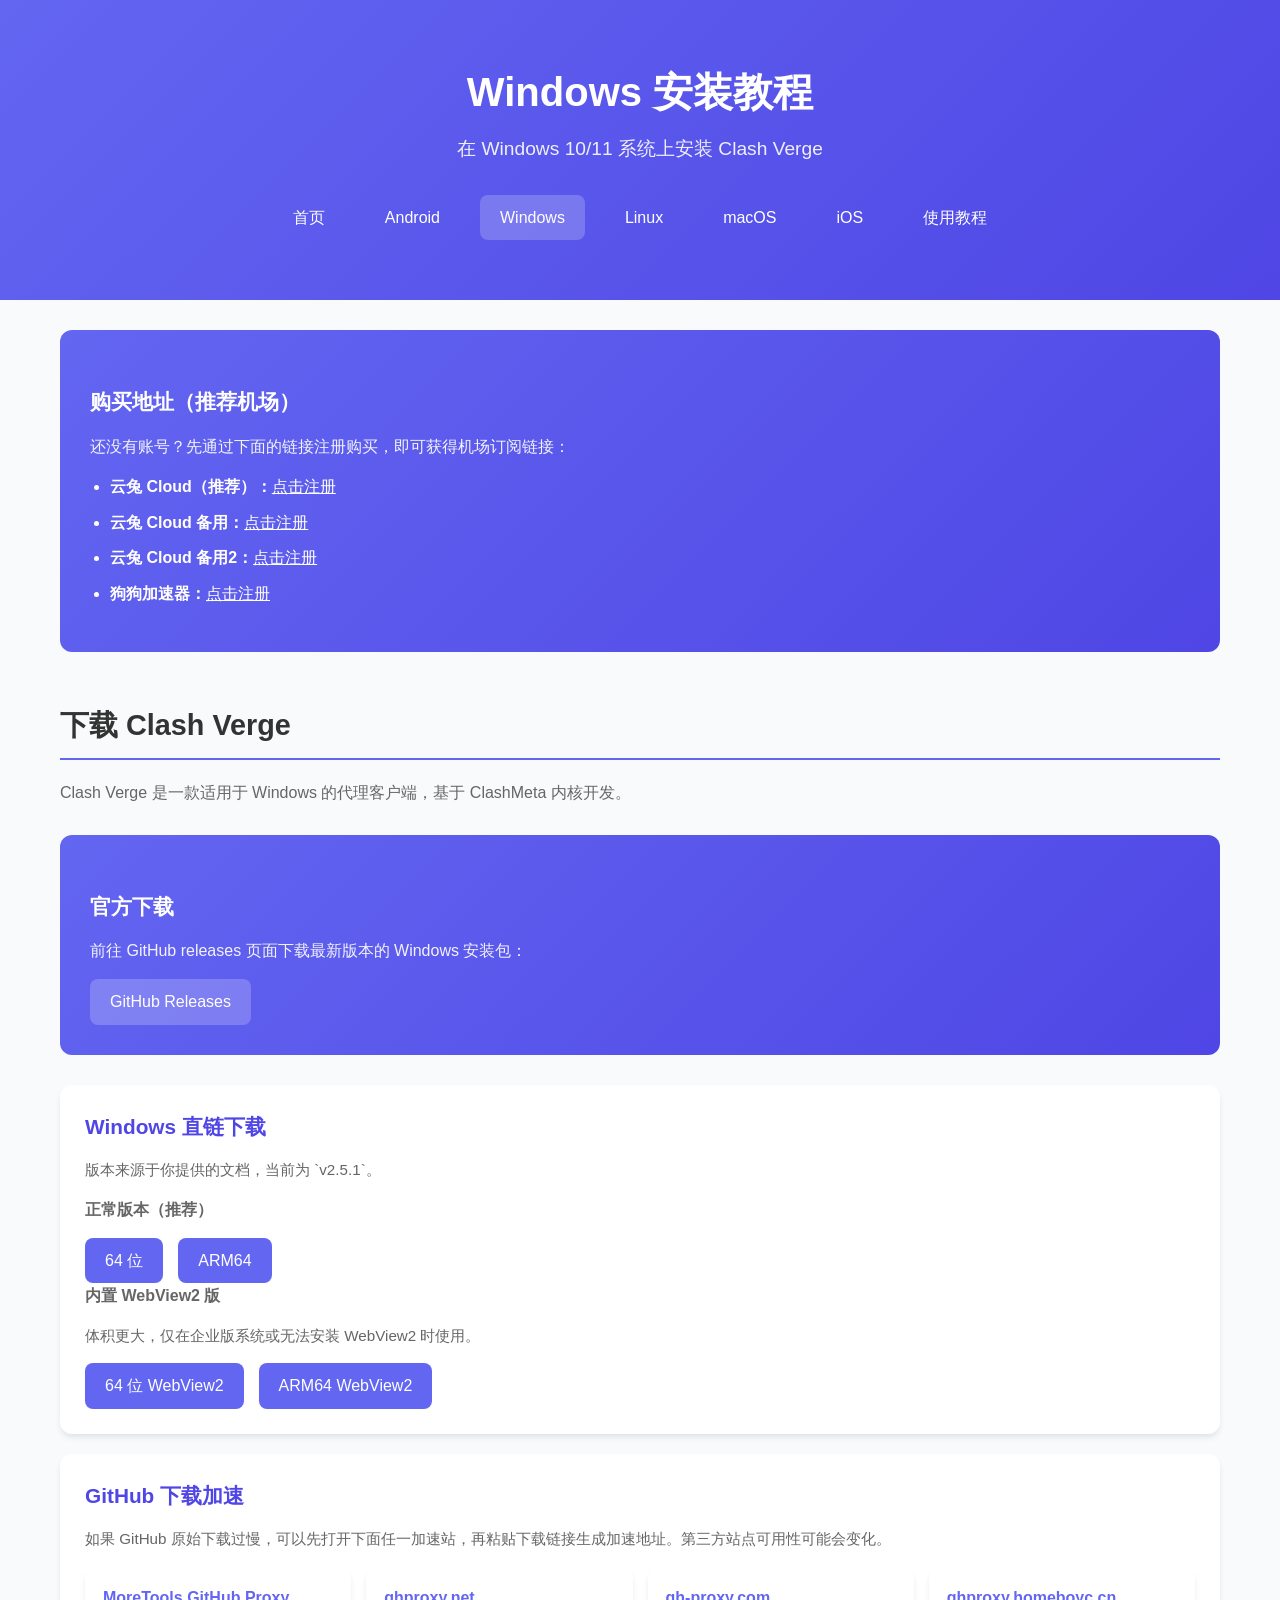
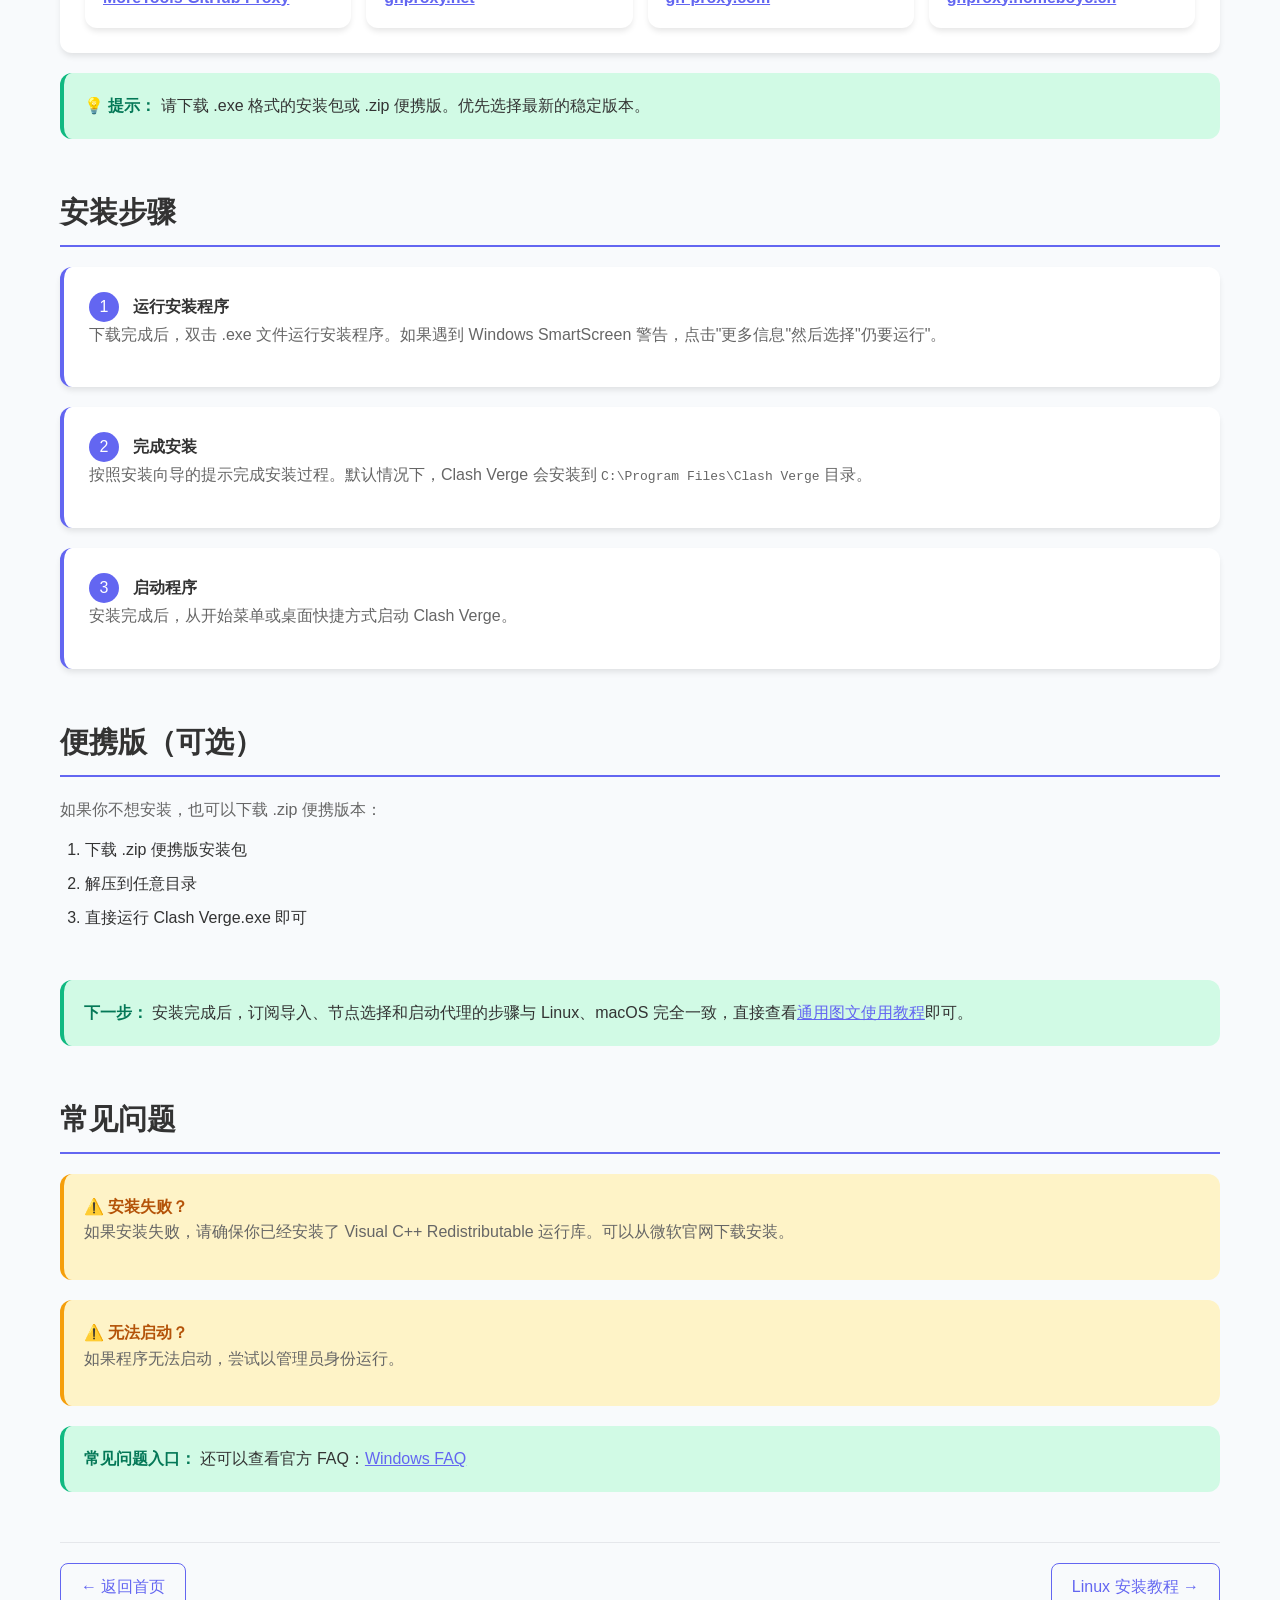
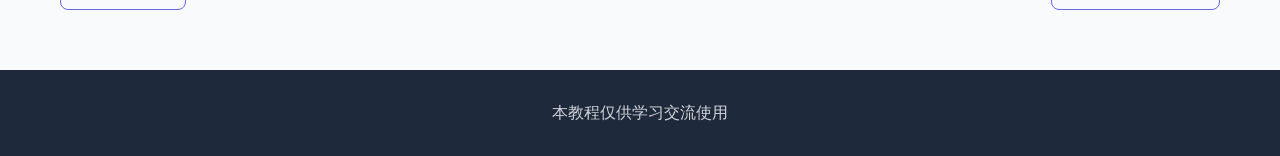
<file: windows.html>
<!DOCTYPE html>
<html lang="zh-CN">
<head>
    <meta charset="UTF-8">
    <meta name="viewport" content="width=device-width, initial-scale=1.0">
    <title>Windows 安装教程 - Clash Verge</title>
    <link rel="stylesheet" href="styles.css">
</head>
<body>
    <header class="hero">
        <div class="container">
            <h1>Windows 安装教程</h1>
            <p>在 Windows 10/11 系统上安装 Clash Verge</p>
            <nav class="main-nav">
                <a href="index.html">首页</a>
                <a href="android.html">Android</a>
                <a href="windows.html" class="active">Windows</a>
                <a href="linux.html">Linux</a>
                <a href="macos.html">macOS</a>
                <a href="ios.html">iOS</a>
                <a href="usage.html">使用教程</a>
            </nav>
        </div>
    </header>

    <main class="container page-content">
        <section>
            <div class="download-box">
                <h3>购买地址（推荐机场）</h3>
                <p>还没有账号？先通过下面的链接注册购买，即可获得机场订阅链接：</p>
                <ul style="margin-top: 15px; padding-left: 20px;">
                    <li style="margin-bottom: 10px;"><strong>云兔 Cloud（推荐）：</strong><a href="https://aff.api-cloud.vip/#/register?code=AYTPkZg5" target="_blank" style="color: white;">点击注册</a></li>
                    <li style="margin-bottom: 10px;"><strong>云兔 Cloud 备用：</strong><a href="https://aff.yuntu.sbs/#/register?code=AYTPkZg5" target="_blank" style="color: white;">点击注册</a></li>
                    <li style="margin-bottom: 10px;"><strong>云兔 Cloud 备用2：</strong><a href="https://vip.yuntu.buzz/#/register?code=AYTPkZg5" target="_blank" style="color: white;">点击注册</a></li>
                    <li style="margin-bottom: 10px;"><strong>狗狗加速器：</strong><a href="https://down.dginv.click/#/register?code=R4ynDyBS" target="_blank" style="color: white;">点击注册</a></li>
                </ul>
            </div>
        </section>

        <section>
            <h2>下载 Clash Verge</h2>
            <p>Clash Verge 是一款适用于 Windows 的代理客户端，基于 ClashMeta 内核开发。</p>

            <div class="download-box">
                <h3>官方下载</h3>
                <p>前往 GitHub releases 页面下载最新版本的 Windows 安装包：</p>
                <div class="download-links">
                    <a href="https://github.com/clash-verge-rev/clash-verge-rev/releases" target="_blank">GitHub Releases</a>
                </div>
            </div>

            <div class="download-section">
                <h3>Windows 直链下载</h3>
                <p class="muted">版本来源于你提供的文档，当前为 `v2.5.1`。</p>
                <p><strong>正常版本（推荐）</strong></p>
                <div class="download-links">
                    <a href="https://github.com/clash-verge-rev/clash-verge-rev/releases/download/v2.5.1/Clash.Verge_2.5.1_x64-setup.exe" target="_blank">64 位</a>
                    <a href="https://github.com/clash-verge-rev/clash-verge-rev/releases/download/v2.5.1/Clash.Verge_2.5.1_arm64-setup.exe" target="_blank">ARM64</a>
                </div>
                <p><strong>内置 WebView2 版</strong></p>
                <p class="muted">体积更大，仅在企业版系统或无法安装 WebView2 时使用。</p>
                <div class="download-links">
                    <a href="https://github.com/clash-verge-rev/clash-verge-rev/releases/download/v2.5.1/Clash.Verge_2.5.1_x64_fixed_webview2-setup.exe" target="_blank">64 位 WebView2</a>
                    <a href="https://github.com/clash-verge-rev/clash-verge-rev/releases/download/v2.5.1/Clash.Verge_2.5.1_arm64_fixed_webview2-setup.exe" target="_blank">ARM64 WebView2</a>
                </div>
            </div>

            <div class="download-section">
                <h3>GitHub 下载加速</h3>
                <p class="muted">如果 GitHub 原始下载过慢，可以先打开下面任一加速站，再粘贴下载链接生成加速地址。第三方站点可用性可能会变化。</p>
                <div class="proxy-list">
                    <div class="proxy-card">
                        <a href="https://www.moretools.app/zh-CN/github-proxy" target="_blank">MoreTools GitHub Proxy</a>
                    </div>
                    <div class="proxy-card">
                        <a href="https://ghproxy.net/" target="_blank">ghproxy.net</a>
                    </div>
                    <div class="proxy-card">
                        <a href="https://gh-proxy.com/" target="_blank">gh-proxy.com</a>
                    </div>
                    <div class="proxy-card">
                        <a href="https://ghproxy.homeboyc.cn/" target="_blank">ghproxy.homeboyc.cn</a>
                    </div>
                </div>
            </div>

            <div class="tip-box">
                <strong>💡 提示：</strong> 请下载 .exe 格式的安装包或 .zip 便携版。优先选择最新的稳定版本。
            </div>
        </section>

        <section>
            <h2>安装步骤</h2>

            <div class="step-box">
                <span class="step-number">1</span>
                <strong>运行安装程序</strong>
                <p>下载完成后，双击 .exe 文件运行安装程序。如果遇到 Windows  SmartScreen 警告，点击"更多信息"然后选择"仍要运行"。</p>
            </div>

            <div class="step-box">
                <span class="step-number">2</span>
                <strong>完成安装</strong>
                <p>按照安装向导的提示完成安装过程。默认情况下，Clash Verge 会安装到 <code>C:\Program Files\Clash Verge</code> 目录。</p>
            </div>

            <div class="step-box">
                <span class="step-number">3</span>
                <strong>启动程序</strong>
                <p>安装完成后，从开始菜单或桌面快捷方式启动 Clash Verge。</p>
            </div>
        </section>

        <section>
            <h2>便携版（可选）</h2>
            <p>如果你不想安装，也可以下载 .zip 便携版本：</p>
            <ol>
                <li>下载 .zip 便携版安装包</li>
                <li>解压到任意目录</li>
                <li>直接运行 Clash Verge.exe 即可</li>
            </ol>
        </section>

        <section>
            <div class="tip-box platform-note">
                <strong>下一步：</strong> 安装完成后，订阅导入、节点选择和启动代理的步骤与 Linux、macOS 完全一致，直接查看<a href="usage.html">通用图文使用教程</a>即可。
            </div>
        </section>

        <section>
            <h2>常见问题</h2>

            <div class="warning-box">
                <strong>⚠️ 安装失败？</strong>
                <p>如果安装失败，请确保你已经安装了 Visual C++ Redistributable 运行库。可以从微软官网下载安装。</p>
            </div>

            <div class="warning-box">
                <strong>⚠️ 无法启动？</strong>
                <p>如果程序无法启动，尝试以管理员身份运行。</p>
            </div>

            <div class="tip-box">
                <strong>常见问题入口：</strong> 还可以查看官方 FAQ：<a href="https://clash-verge-rev.github.io/faq/windows.html" target="_blank">Windows FAQ</a>
            </div>
        </section>

        <div class="page-nav">
            <a href="index.html">← 返回首页</a>
            <a href="linux.html">Linux 安装教程 →</a>
        </div>
    </main>

    <footer>
        <div class="container">
            <p>本教程仅供学习交流使用</p>
        </div>
    </footer>
</body>
</html>
</file>
<file: styles.css>
* {
    margin: 0;
    padding: 0;
    box-sizing: border-box;
}

:root {
    --primary-color: #6366f1;
    --primary-dark: #4f46e5;
    --text-color: #333;
    --text-light: #666;
    --bg-color: #f8fafc;
    --card-bg: #ffffff;
    --border-radius: 12px;
    --shadow: 0 4px 6px -1px rgba(0, 0, 0, 0.1);
}

body {
    font-family: -apple-system, BlinkMacSystemFont, 'Segoe UI', Roboto, 'Helvetica Neue', Arial, sans-serif;
    line-height: 1.6;
    color: var(--text-color);
    background-color: var(--bg-color);
}

.container {
    max-width: 1200px;
    margin: 0 auto;
    padding: 0 20px;
}

header.hero {
    background: linear-gradient(135deg, var(--primary-color) 0%, var(--primary-dark) 100%);
    color: white;
    padding: 60px 0;
    text-align: center;
}

header.hero h1 {
    font-size: 2.5rem;
    margin-bottom: 10px;
}

header.hero p {
    font-size: 1.2rem;
    opacity: 0.9;
    margin-bottom: 30px;
}

nav.main-nav {
    display: flex;
    justify-content: center;
    gap: 20px;
    flex-wrap: wrap;
}

nav.main-nav a {
    color: white;
    text-decoration: none;
    padding: 10px 20px;
    border-radius: 8px;
    transition: background-color 0.3s;
}

nav.main-nav a:hover,
nav.main-nav a.active {
    background-color: rgba(255, 255, 255, 0.2);
}

main {
    padding: 40px 20px;
    max-width: 1200px;
    margin: 0 auto;
}

section {
    margin-bottom: 50px;
}

section.intro h2,
section.quick-start h2 {
    font-size: 2rem;
    margin-bottom: 20px;
    color: var(--text-color);
}

section.intro p {
    font-size: 1.1rem;
    color: var(--text-light);
}

section.platforms {
    display: grid;
    grid-template-columns: repeat(auto-fit, minmax(280px, 1fr));
    gap: 30px;
    margin: 40px 0;
}

.platform-card {
    background: var(--card-bg);
    padding: 30px;
    border-radius: var(--border-radius);
    box-shadow: var(--shadow);
    text-align: center;
    transition: transform 0.3s;
}

.platform-card:hover {
    transform: translateY(-5px);
}

.platform-icon {
    font-size: 4rem;
    margin-bottom: 15px;
}

.platform-card h3 {
    font-size: 1.5rem;
    margin-bottom: 10px;
}

.platform-card p {
    color: var(--text-light);
    margin-bottom: 20px;
}

.btn {
    display: inline-block;
    background-color: var(--primary-color);
    color: white;
    padding: 12px 24px;
    border-radius: 8px;
    text-decoration: none;
    transition: background-color 0.3s;
}

.btn:hover {
    background-color: var(--primary-dark);
    color: white;
}

section.quick-start {
    background: var(--card-bg);
    padding: 40px;
    border-radius: var(--border-radius);
    box-shadow: var(--shadow);
}

section.quick-start ol {
    padding-left: 25px;
    margin: 20px 0;
}

section.quick-start li {
    font-size: 1.1rem;
    margin-bottom: 10px;
}

.cta {
    margin-top: 20px;
    color: var(--text-light);
}

.cta a {
    color: var(--primary-color);
    text-decoration: none;
}

.cta a:hover {
    text-decoration: underline;
}

footer {
    background-color: #1e293b;
    color: white;
    text-align: center;
    padding: 30px 0;
    margin-top: 60px;
}

footer p {
    opacity: 0.8;
}

.page-content h2 {
    font-size: 1.8rem;
    margin: 30px 0 20px;
    padding-bottom: 10px;
    border-bottom: 2px solid var(--primary-color);
}

.page-content h3 {
    font-size: 1.3rem;
    margin: 25px 0 15px;
    color: var(--primary-dark);
}

.page-content p {
    margin-bottom: 15px;
    color: var(--text-light);
}

.page-content ul, .page-content ol {
    margin-bottom: 15px;
    padding-left: 25px;
}

.page-content li {
    margin-bottom: 8px;
}

.page-content a {
    color: var(--primary-color);
}

.page-content a.btn,
.page-content a.btn:hover,
.page-content a.btn:visited {
    color: white;
}

.page-content img {
    max-width: 100%;
    height: auto;
    border-radius: 8px;
    box-shadow: var(--shadow);
    margin: 20px 0;
}

.download-box {
    background: linear-gradient(135deg, var(--primary-color) 0%, var(--primary-dark) 100%);
    color: white;
    padding: 30px;
    border-radius: var(--border-radius);
    margin: 30px 0;
}

.download-box h3 {
    color: white;
    margin-bottom: 15px;
}

.download-box p,
.download-box .muted {
    color: rgba(255, 255, 255, 0.92);
}

.download-links {
    display: flex;
    flex-wrap: wrap;
    gap: 15px;
    margin-top: 15px;
}

.download-links a {
    background-color: rgba(255, 255, 255, 0.2);
    color: white;
    padding: 10px 20px;
    border-radius: 8px;
    text-decoration: none;
    transition: background-color 0.3s;
}

.download-links a:hover {
    background-color: rgba(255, 255, 255, 0.3);
}

.download-section {
    background: var(--card-bg);
    padding: 25px;
    border-radius: var(--border-radius);
    box-shadow: var(--shadow);
    margin: 20px 0;
}

.download-section h3 {
    margin-top: 0;
}

.download-section .download-links a {
    background-color: var(--primary-color);
    color: white;
}

.download-section .download-links a:hover {
    background-color: var(--primary-dark);
}

.muted {
    color: var(--text-light);
    font-size: 0.95rem;
}

.proxy-list {
    display: grid;
    grid-template-columns: repeat(auto-fit, minmax(220px, 1fr));
    gap: 15px;
    margin-top: 15px;
}

.proxy-card {
    background: var(--card-bg);
    padding: 18px;
    border-radius: var(--border-radius);
    box-shadow: var(--shadow);
}

.proxy-card a {
    font-weight: 600;
    word-break: break-all;
}

.step-box {
    background: var(--card-bg);
    padding: 25px;
    border-radius: var(--border-radius);
    box-shadow: var(--shadow);
    margin: 20px 0;
    border-left: 4px solid var(--primary-color);
}

.step-number {
    display: inline-block;
    background-color: var(--primary-color);
    color: white;
    width: 30px;
    height: 30px;
    border-radius: 50%;
    text-align: center;
    line-height: 30px;
    margin-right: 10px;
}

.warning-box {
    background-color: #fef3c7;
    border-left: 4px solid #f59e0b;
    padding: 20px;
    border-radius: var(--border-radius);
    margin: 20px 0;
}

.warning-box strong {
    color: #b45309;
}

.tip-box {
    background-color: #d1fae5;
    border-left: 4px solid #10b981;
    padding: 20px;
    border-radius: var(--border-radius);
    margin: 20px 0;
}

.tip-box strong {
    color: #047857;
}

.platform-note {
    margin-top: 20px;
}

.screenshot-card {
    background: var(--card-bg);
    padding: 20px;
    border-radius: var(--border-radius);
    box-shadow: var(--shadow);
    margin: 20px 0;
}

.screenshot-caption {
    font-size: 0.95rem;
    color: var(--text-light);
    margin-top: 10px;
}

.page-actions {
    display: flex;
    flex-wrap: wrap;
    gap: 15px;
    margin-top: 20px;
}

.btn-outline {
    display: inline-block;
    color: var(--primary-color);
    padding: 12px 24px;
    border: 1px solid var(--primary-color);
    border-radius: 8px;
    text-decoration: none;
    transition: all 0.3s;
}

.btn-outline:hover {
    background-color: var(--primary-color);
    color: white;
}

.ios-flow .screenshot-card,
.android-flow .screenshot-card {
    max-width: 380px;
    margin: 20px auto;
}

.zoomable-image {
    cursor: zoom-in;
    transition: transform 0.2s ease;
}

.zoomable-image:hover {
    transform: scale(1.02);
}

.guide-gallery {
    display: grid;
    grid-template-columns: repeat(auto-fit, minmax(260px, 1fr));
    gap: 24px;
    align-items: start;
}

.guide-gallery .screenshot-card {
    width: 100%;
    max-width: 360px;
    margin: 0 auto;
}

.lightbox {
    position: fixed;
    inset: 0;
    display: none;
    align-items: center;
    justify-content: center;
    padding: 24px;
    background: rgba(15, 23, 42, 0.88);
    z-index: 1000;
}

.lightbox.is-open {
    display: flex;
}

.lightbox img {
    max-width: min(1100px, 95vw);
    max-height: 90vh;
    border-radius: var(--border-radius);
    box-shadow: 0 20px 60px rgba(0, 0, 0, 0.35);
}

.lightbox-close {
    position: absolute;
    top: 20px;
    right: 20px;
    width: 42px;
    height: 42px;
    border: 0;
    border-radius: 999px;
    background: rgba(255, 255, 255, 0.18);
    color: white;
    font-size: 1.6rem;
    line-height: 1;
    cursor: pointer;
}

.page-nav {
    display: flex;
    justify-content: space-between;
    margin-top: 40px;
    padding-top: 20px;
    border-top: 1px solid #e5e7eb;
}

.page-nav a {
    color: var(--primary-color);
    text-decoration: none;
    padding: 10px 20px;
    border: 1px solid var(--primary-color);
    border-radius: 8px;
    transition: all 0.3s;
}

.page-nav a:hover {
    background-color: var(--primary-color);
    color: white;
}

@media (max-width: 768px) {
    header.hero h1 {
        font-size: 1.8rem;
    }

    nav.main-nav {
        gap: 10px;
    }

    nav.main-nav a {
        padding: 8px 15px;
        font-size: 0.9rem;
    }

    .platform-card {
        padding: 20px;
    }

    .download-links {
        flex-direction: column;
    }
}

.video-container {
    margin: 25px 0;
}

.video-container video {
    width: 100%;
    max-width: 800px;
    border-radius: var(--border-radius);
    box-shadow: var(--shadow);
    display: block;
}

.video-caption {
    font-size: 0.9rem;
    color: var(--text-light);
    margin-top: 10px;
    text-align: center;
}
</file>
